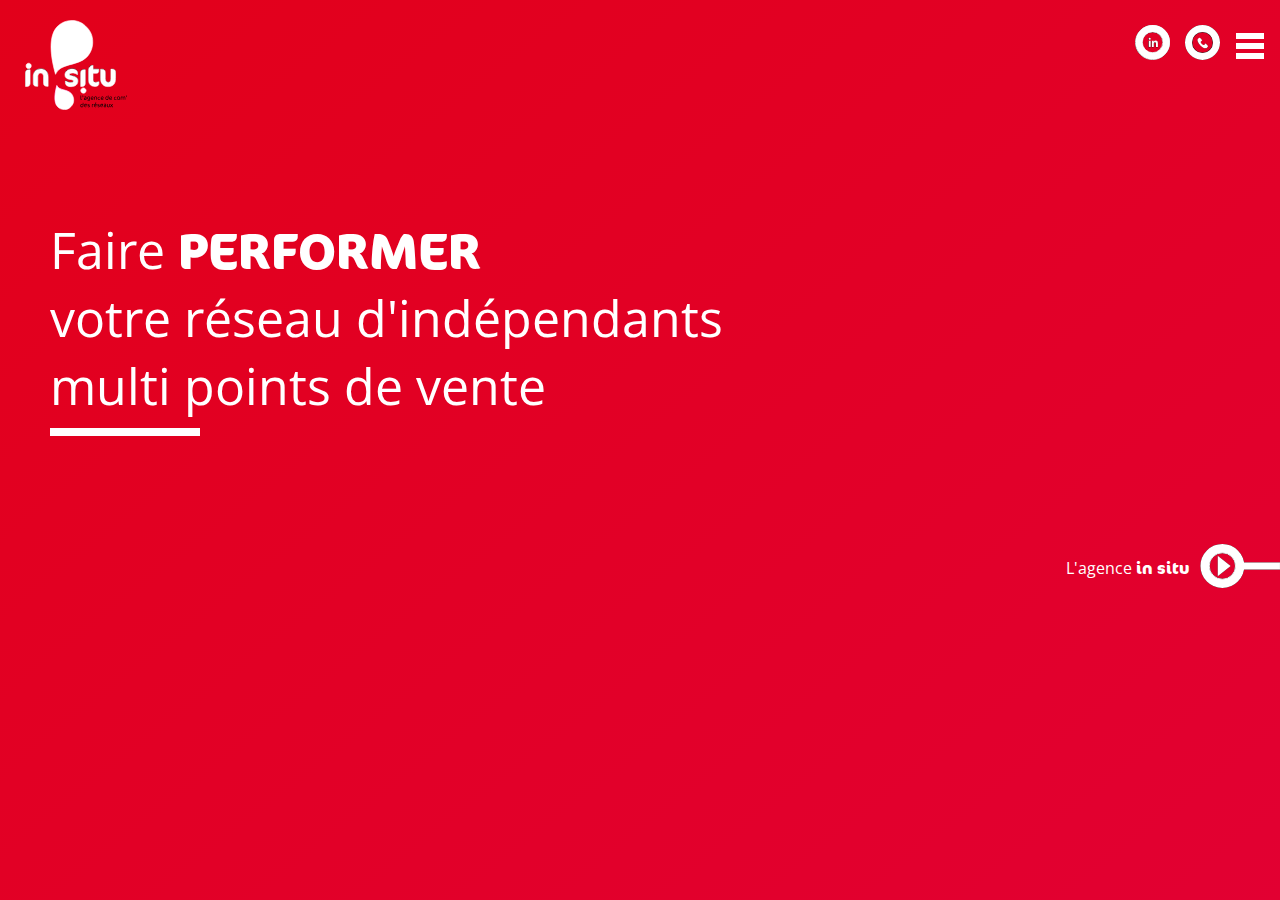
<file: index.html>
<!doctype html>
<html lang="fr">
  <head>
    <meta charset="utf-8">
    <meta name="viewport" content="width=device-width, initial-scale=1, shrink-to-fit=no">
    <link href="https://fonts.googleapis.com/css2?family=Open+Sans:wght@300;400;600;700&display=swap" rel="stylesheet">
    <title>In Situ</title>
    <link rel="stylesheet" href="style-home-scss.css">
  </head>
  <body>
    <section class="home">
      <nav class="navbar">
        <div class="logo_hover">
          <a href="index.html"><img class="logo" src="images/logo-agence-insitu-blanc.svg" alt="logo blanc"></a>
        </div>
        <div class="menu-navbar">
          <div class="logo-navbar">
            <div class="linkedin">
              <a href="https://fr.linkedin.com/" target="_blank"><img src="images/ico_linkedin.svg" alt="linkedin"></a>
            </div>
            <div class="icone_telephone">
              <a href="contact.html"><img src="images/ico_tel.svg" alt="telephone"></a>
            </div>
          </div>
          <div class="menu-wrap">
            <input type="checkbox" class="toggler">
            <div class="burger">
              <div>
              </div>
            </div>
            <div class="menu">
              <div>
                <div>
                  <ul>
                    <li><a href="insitu.html">InSitu</a></li>
                    <li><a href="methode1.html">Notre méthode</a></li>
                    <li><a href="contact.html">Contact</a></li>
                    <li><a href="newsletter.html">Newsletter</a></li>
                  </ul>
                </div>
              </div>
            </div>
          </div>
        </div>
      </nav>
      <section class="content-home">
        <div class="text-principale">
          <h1>Faire <span class="tres_gras">PERFORMER </span><br>votre réseau d'indépendants<br> multi points de vente</h1>
          <hr>
        </div>
        <div class="text-footer">
          <p>L'agence <span class="tres_gras">in situ</span></p>
          <a href="insitu.html"><img src="images/icon_arrow_white.svg" alt="icone fleche"></a>
        </div>
      </section>
    </section>
  </body>
</html>
</file>
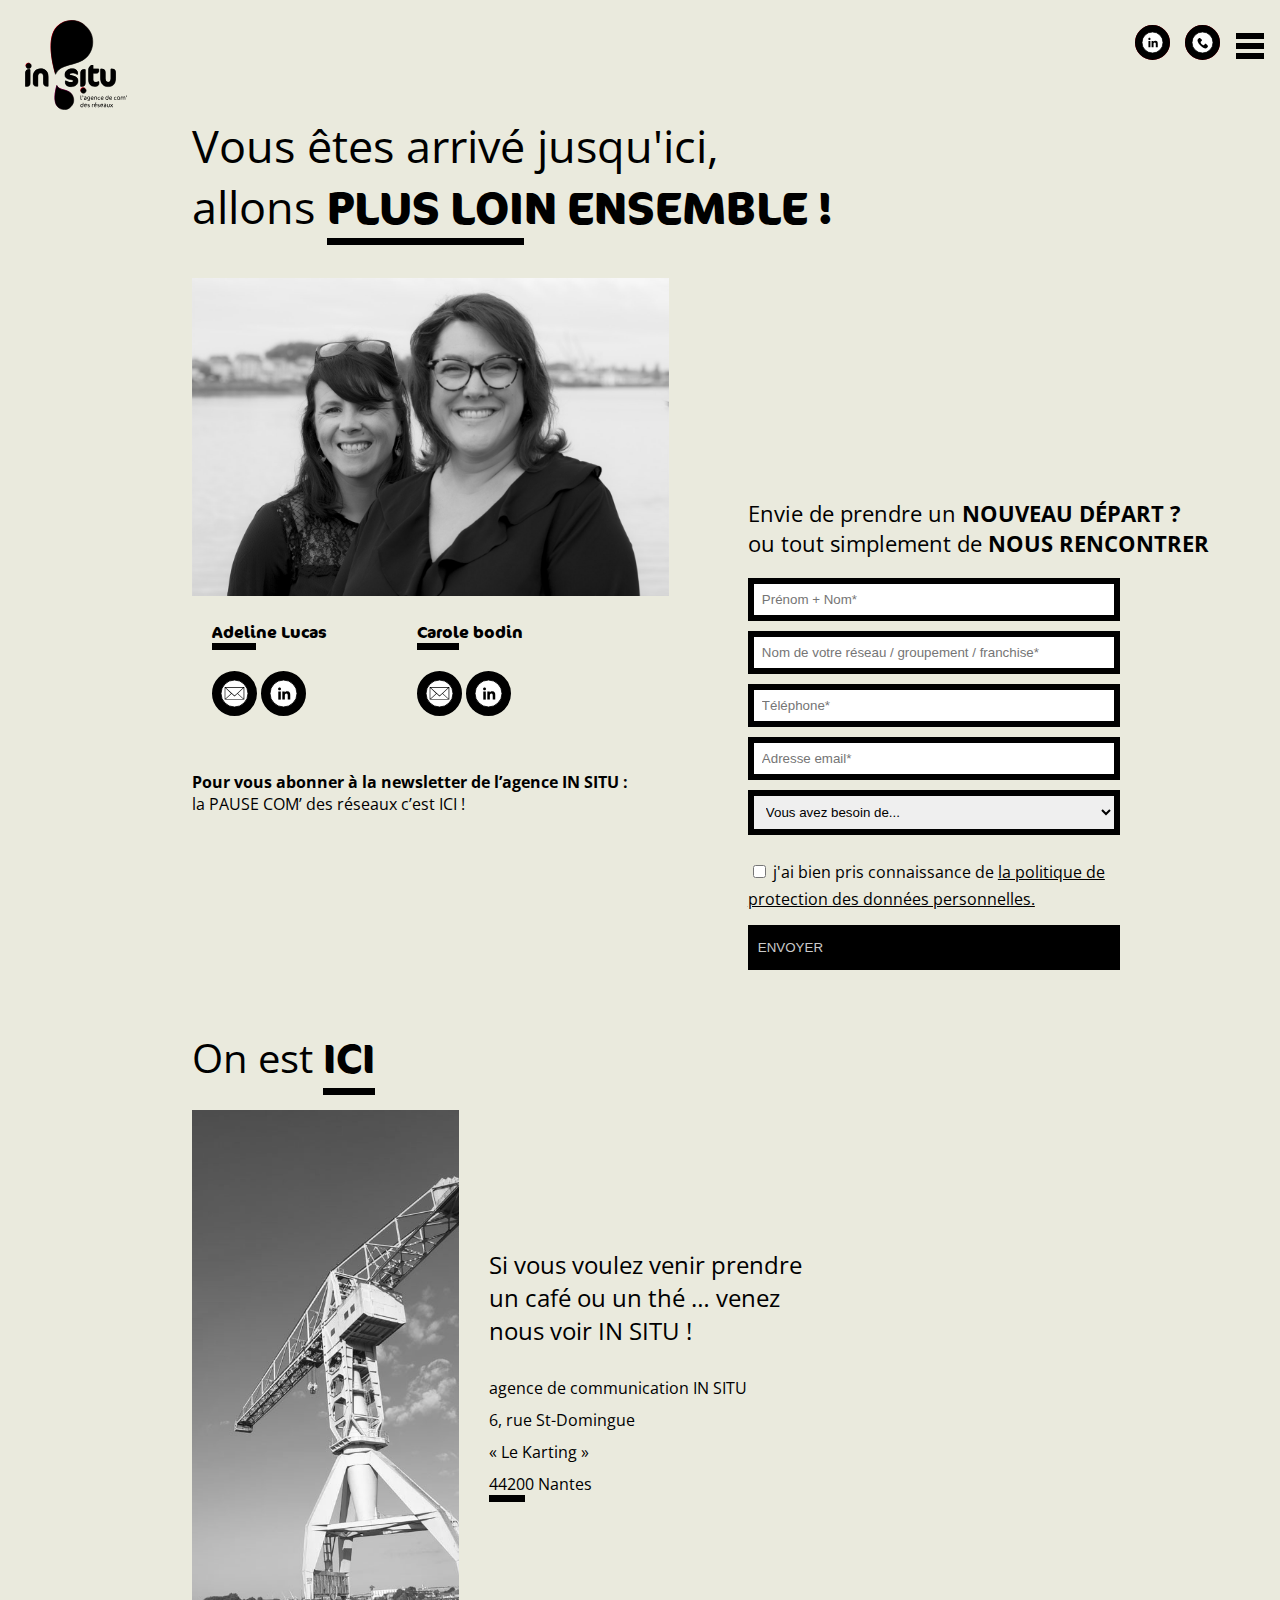
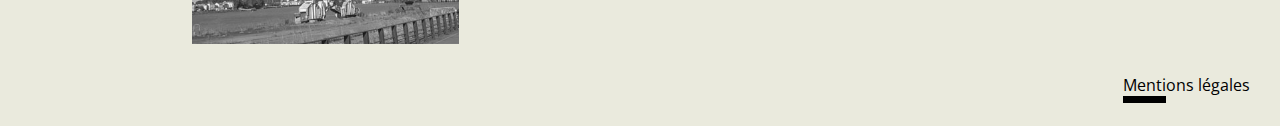
<file: contact.html>
<!doctype html>
<html lang="fr">
  <head>
    <meta charset="utf-8">
    <meta name="viewport" content="width=device-width, initial-scale=1, shrink-to-fit=no">
    <link href="https://fonts.googleapis.com/css2?family=Open+Sans:wght@300;400;600;700&display=swap" rel="stylesheet">
    <title>In Situ</title>
    <link rel="stylesheet" href="style-contact-scss.css">
  </head>
  <body>
    <section class="contact">
      <nav class="navbar">
        <div class="logo_hover">
          <a href="index.html"><img class="logo" src="images/logo-agence-insitu-black.svg" alt="logo black"></a>
        </div>
        <div class="menu-navbar">
          <div class="logo-navbar">
            <div class="linkedin_red">
              <a href="https://fr.linkedin.com/" target="_blank"><img src="images/ico_linkedin_black.svg" alt="linkedin"></a>
            </div>
            <div class="icone_telephone_red">
              <a href="contact.html"><img src="images/ico_tel_black.svg" alt="telephone"></a>
            </div>
          </div>
          <div class="menu-wrap">
            <input type="checkbox" class="toggler">
            <div class="burger">
              <div>
              </div>
            </div>
            <div class="menu">
              <div>
                <div>
                  <ul>
                    <li><a href="insitu.html">InSitu</a></li>
                    <li><a href="methode1.html">Notre méthode</a></li>
                    <li><a href="contact.html">Contact</a></li>
                    <li><a href="newsletter.html">Newsletter</a></li>
                  </ul>
                </div>
              </div>
            </div>
          </div>
        </div>
      </nav>
      <h1>Vous êtes arrivé jusqu'ici, <br>allons <span class="tres_gras underline">PLUS LOI</span><span class="tres_gras">N ENSEMBLE !</span></h1>
      <section class="contact_content">
        <div class="contact_left">
          <img src="images/membres.jpg" alt="membres">
          <div class="infos_membres">
            <div class="info_membre">
              <p><span class="tres_gras underline">Adeli</span><span class="tres_gras">ne Lucas</span></p>
              <div class="icones-ligne">
                <a href="mailto:adeline@agence-in-situ.com"><img src="images/ico_mail.svg" alt="mail"></a>
                <a href="https://fr.linkedin.com/" target="_blank"><img src="images/ico_linkedin_black.svg" alt="linkedin"></a>
              </div>
            </div>
            <div class="info_membre">
              <p><span class="tres_gras underline">Carol</span><span class="tres_gras">e bodin</span></p>
              <div class="icones-ligne">
                <a href="mailto:carole@agence-in-situ.com"><img src="images/ico_mail.svg" alt="mail"></a>
                <a href="https://fr.linkedin.com/" target="_blank"><img src="images/ico_linkedin_black.svg" alt="linkedin"></a>
              </div>
            </div>
          </div>
          <div class="infos_localisation">
            <p><span class="open-sans-bold">Pour vous abonner à la newsletter de l’agence IN SITU :</span><br> la PAUSE COM’ des réseaux c’est ICI !</p>
            <h3>On est <span class="gras_souligne">ICI</span></h3>
            <div class="localisation">
              <img src="images/grue.jpg" alt="grue">
              <div class="text_localisation">
                <h4>Si vous voulez venir prendre un café ou un thé … venez nous voir IN SITU !</h4>
                <p>agence de communication IN SITU</p>
                <p>6, rue St-Domingue</p>
                <p>« Le Karting »</p>
                <p><span class="underline">4420</span>0 Nantes</p>
              </div>
            </div>
          </div>
        </div>
        <div class="contact_right">
          <p>Envie de prendre un <span class="open-sans-bold">NOUVEAU DÉPART ?</span><br> ou tout simplement de <span class="open-sans-bold">NOUS RENCONTRER</span></p>
          <form>
            <div class="form_contact">
              <input type="text" placeholder="Prénom + Nom*" name="nom">
              <input type="text" placeholder="Nom de votre réseau / groupement / franchise*" name="franchise">
              <input type="tel" placeholder="Téléphone*" name="telephone">
              <input type="email" placeholder="Adresse email*" name="user_email">

              <select name="pets" id="pet-select">
                  <option value="">Vous avez besoin de...</option>
                  <option value="renseignement">Renseignements</option>
                  <option value="aide">D'aide</option>
                  <option value="Autre">Autre</option>
              </select>
              <label class="checkbox_contact">
                <input type="checkbox" required value="rgpd" name="rgpd"> j'ai bien pris connaissance de <a href="mentions_legale.html">la politique de<br> protection des données personnelles.</a>
              </label>
              <div class="button_contact">
                <button type="submit">ENVOYER</button>
              </div>
            </div>
          </form>
        </div>
      </section>
      <div class="text-footer">
        <a href="mentions_legale.html"><span class="underline">Menti</span>ons légales</a>
      </div>
    </section>
  </body>
</html>
</file>
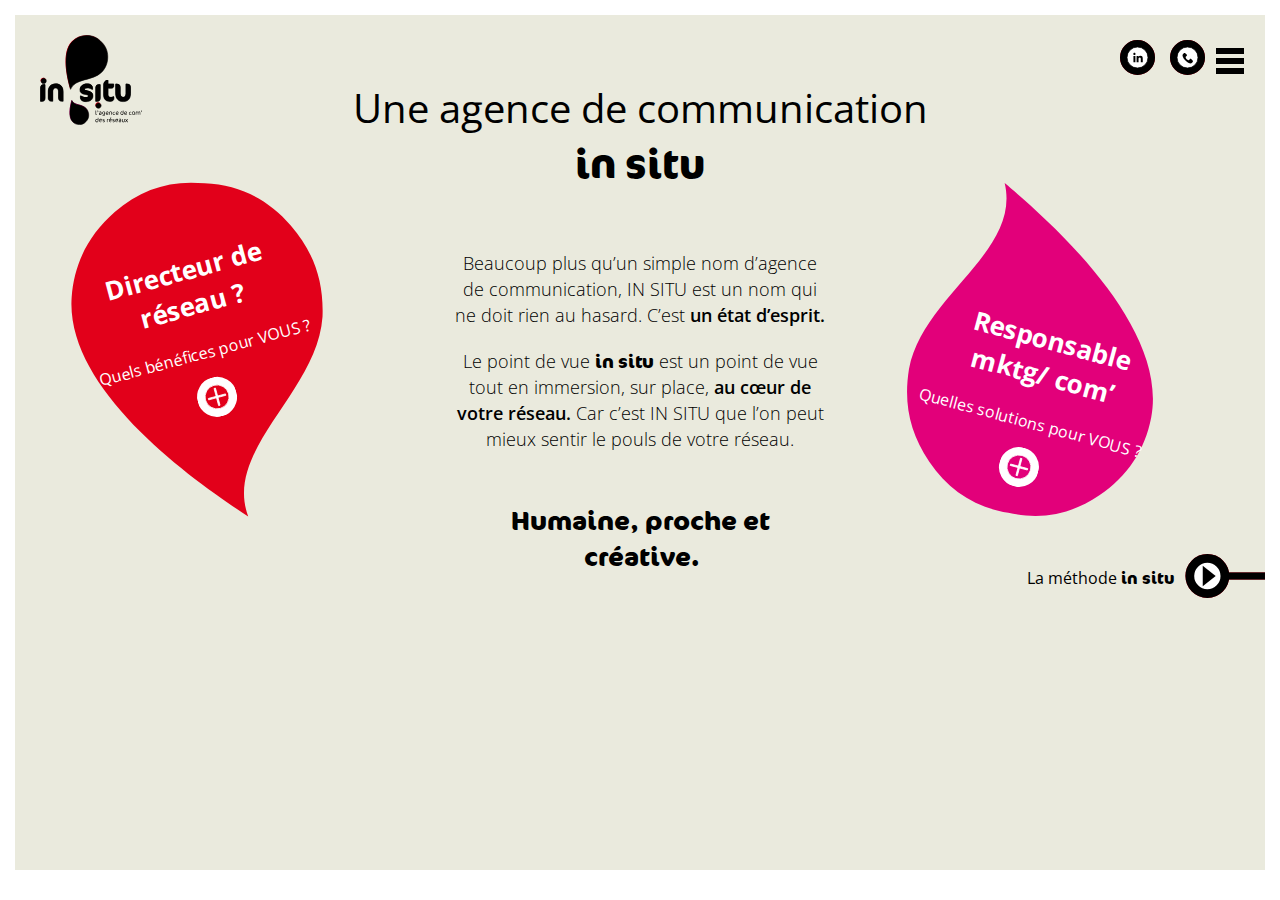
<file: insitu.html>
<!doctype html>
<html lang="fr">
  <head>
    <meta charset="utf-8">
    <meta name="viewport" content="width=device-width, initial-scale=1, shrink-to-fit=no">
    <link href="https://fonts.googleapis.com/css2?family=Open+Sans:wght@300;400;600;700&display=swap" rel="stylesheet">
    <title>In Situ</title>
    <link rel="stylesheet" href="style-insitu-scss.css">
  </head>
  <body>
    <section class="insitu">
      <nav class="navbar">
        <div class="logo_hover">
          <a href="index.html"><img class="logo" src="images/logo-agence-insitu-black.svg" alt="logo black"></a>
        </div>
        <div class="menu-navbar">
          <div class="logo-navbar">
            <div class="linkedin_red">
              <a href="https://fr.linkedin.com/" target="_blank"><img src="images/ico_linkedin_black.svg" alt="linkedin"></a>
            </div>
            <div class="icone_telephone_red">
              <a href="contact.html"><img src="images/ico_tel_black.svg" alt="telephone"></a>
            </div>
          </div>
          <div class="menu-wrap">
            <input type="checkbox" class="toggler">
            <div class="burger">
              <div>
              </div>
            </div>
            <div class="menu">
              <div>
                <div>
                  <ul>
                    <li><a href="insitu.html">InSitu</a></li>
                    <li><a href="methode1.html">Notre méthode</a></li>
                    <li><a href="contact.html">Contact</a></li>
                    <li><a href="newsletter.html">Newsletter</a></li>
                  </ul>
                </div>
              </div>
            </div>
          </div>
        </div>
      </nav>
      <section class="insitu_content">
        <div class="bulle1">
          <div class="bulle1_fond">
            <img src="images/bulle_red.svg" alt="fond rond rouge">
          </div>
          <div class="bulle1_text">
            <h3>Directeur de <br>réseau ?</h3>
            <p>Quels bénéfices pour VOUS ?</p>
            <a href="insitu_popup1.html"><img src="images/ico_arrow1.svg" alt="icone fleche"></a>
          </div>
        </div>
        <div class="insitu_text">
          <h1>Une agence de communication <span class="tres_gras">in situ</span></h1>
          <div class="insitu_smaller_text">
            <p class="open-sans-light">Beaucoup plus qu’un simple nom d’agence de communication, IN SITU est un nom qui ne doit rien au hasard. C’est <span class="open-sans">un état d’esprit. </span></p>
            <p class="open-sans-light">Le point de vue <span class="tres_gras">in situ</span> est un point de vue tout en immersion, sur place, <span class="open-sans">au cœur de votre réseau.</span> Car c’est IN SITU que l’on peut mieux sentir le pouls de votre réseau. </p>
            <h2><span class="tres_gras">Humaine, proche et créative.</span></h2>
          </div>
        </div>
        <div class="bulle2">
          <div class="bulle2_fond">
            <img src="images/bulle_pink.svg" alt="fond rond rose">
          </div>
          <div class="bulle2_text">
            <h3>Responsable <br>mktg/ com’</h3>
            <p>Quelles solutions pour VOUS ?</p>
            <a href="insitu_popup2.html"><img src="images/ico_arrow1.svg" alt="icone fleche"></a>
          </div>
        </div>
      </section>
      <div class="text-footer">
        <p>La méthode <span class="tres_gras">in situ</span></p>
        <a href="methode1.html"><img src="images/icon_arrow_black2.svg" alt="icone fleche"></a>
      </div>
    </section>
</body>
</html>
</file>
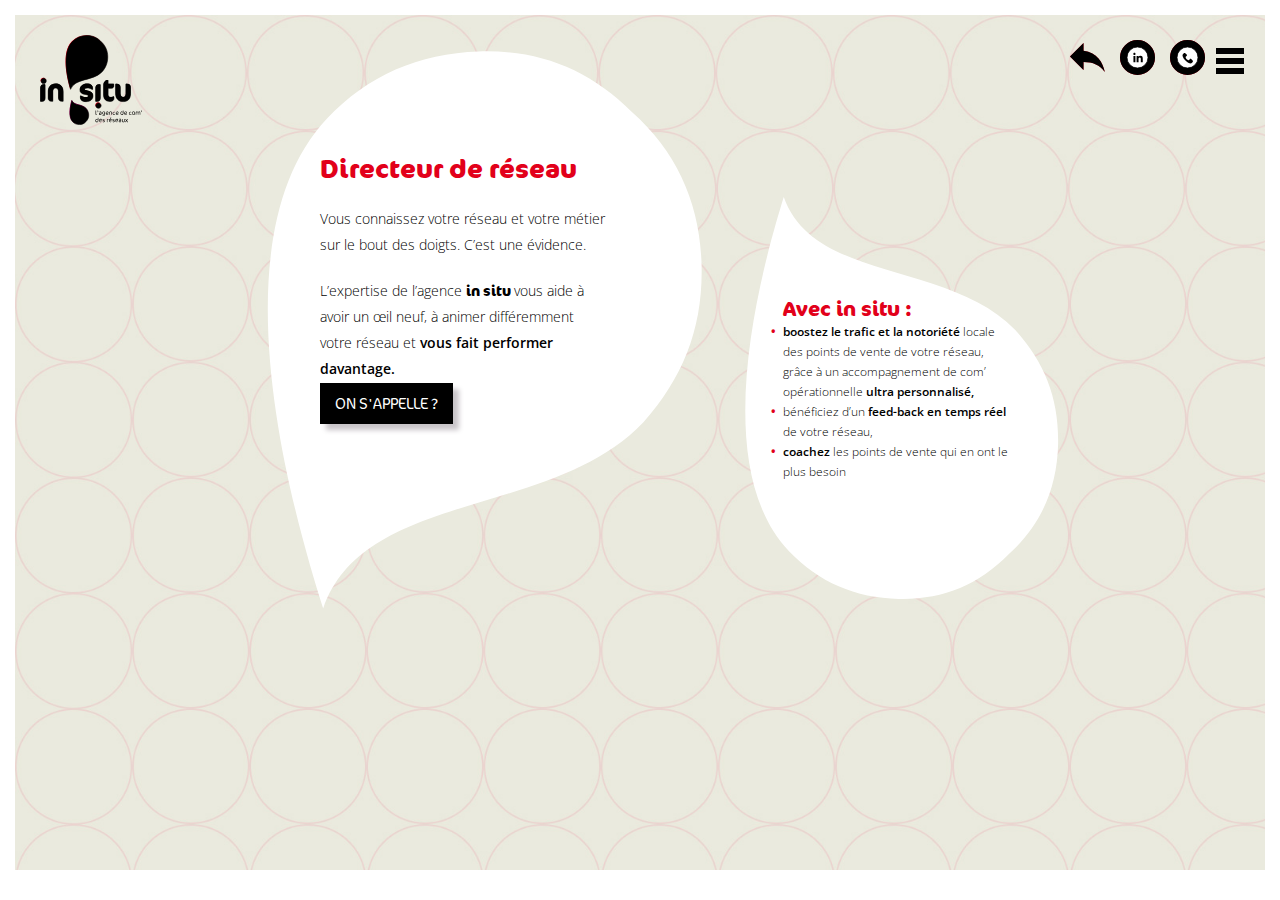
<file: insitu_popup1.html>
<!doctype html>
<html lang="fr">
  <head>
    <meta charset="utf-8">
    <meta name="viewport" content="width=device-width, initial-scale=1, shrink-to-fit=no">
    <link href="https://fonts.googleapis.com/css2?family=Open+Sans:wght@300;400;600;700&display=swap" rel="stylesheet">
    <title>In Situ</title>
    <link rel="stylesheet" href="style-insitu_popup-scss.css">
  </head>
  <body>
    <section class="popup">
      <nav class="navbar">
        <div class="logo_hover">
          <a href="index.html"><img class="logo" src="images/logo-agence-insitu-black.svg" alt="logo black"></a>
        </div>
        <div class="menu-navbar">
          <div class="logo-navbar">
            <div class="arrow_return">
              <a href="insitu.html"><img src="images/arrow_return_black.svg" alt="fleche retour"></a>
            </div>
            <div class="linkedin_red">
              <a href="https://fr.linkedin.com/" target="_blank"><img src="images/ico_linkedin_black.svg" alt="linkedin"></a>
            </div>
            <div class="icone_telephone_red">
              <a href="contact.html"><img src="images/ico_tel_black.svg" alt="telephone"></a>
            </div>
          </div>
          <div class="menu-wrap">
            <input type="checkbox" class="toggler">
            <div class="burger">
              <div>
              </div>
            </div>
            <div class="menu">
              <div>
                <div>
                  <ul>
                    <li><a href="insitu.html">InSitu</a></li>
                    <li><a href="methode1.html">Notre méthode</a></li>
                    <li><a href="contact.html">Contact</a></li>
                    <li><a href="newsletter.html">Newsletter</a></li>
                  </ul>
                </div>
              </div>
            </div>
          </div>
        </div>
      </nav>
        <div class="part2_popup">
          <div class="bulle_blc_1">
            <div class="bulle_blc_1_fond">
              <img src="images/bulle_white1.svg" alt="fond rond blanc1">
            </div>
            <div class="bulle_blc_1_text">
              <h3 class="tres_gras">Directeur de réseau</h3>
              <p class="open-sans-light">Vous connaissez votre réseau et votre métier<br> sur le bout des doigts. C’est une évidence.</p>
              <p class="open-sans-light">L’expertise de l’agence <span class="tres_gras">in situ </span>vous aide à<br>
                avoir un œil neuf, à animer différemment<br>
                votre réseau et <span class="open-sans">vous fait performer<br>
                davantage.</span></p>
              <a href="contact.html" class="regular">ON S'APPELLE ?</a>
            </div>
          </div>
          <div class="bulle_blc_2">
            <div class="bulle_blc_2_fond">
              <img src="images/bulle_white2.svg" alt="fond rond blanc2">
            </div>
            <div class="bulle_blc_2_text">
              <h3 class="tres_gras">Avec in situ :</h3>
              <ul>
                <li class="open-sans-light"><span class="open-sans">boostez le trafic et la notoriété</span> locale des
                  points de vente de votre réseau, grâce à un
                  accompagnement de com’ opérationnelle
                  <span class="open-sans">ultra personnalisé,</span></li>
                <li class="open-sans-light">bénéficiez d’un <span class="open-sans">feed-back en temps réel</span> de
                  votre réseau,</li>
                <li class="open-sans-light"><span class="open-sans">coachez </span>les points de vente qui en ont
                  le plus besoin</li>
              </ul>
            </div>
          </div>
        </div>
      </div>

    </section>
  </body>
</html>
</file>
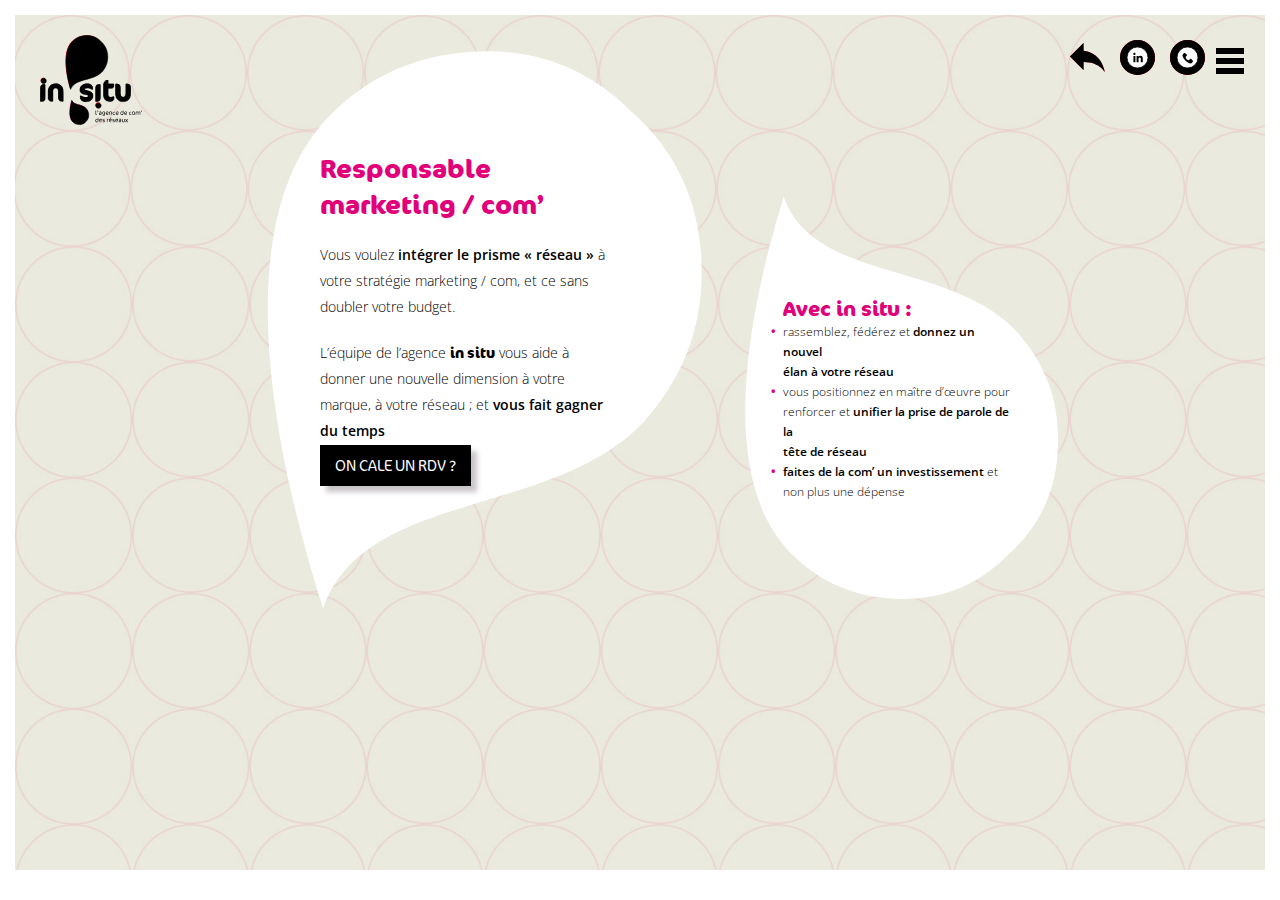
<file: insitu_popup2.html>
<!doctype html>
<html lang="fr">
  <head>
    <meta charset="utf-8">
    <meta name="viewport" content="width=device-width, initial-scale=1, shrink-to-fit=no">
    <link href="https://fonts.googleapis.com/css2?family=Open+Sans:wght@300;400;600;700&display=swap" rel="stylesheet">
    <title>In Situ</title>
    <link rel="stylesheet" href="style-insitu_popup-scss.css">
  </head>
  <body>
    <section class="popup">
      <nav class="navbar">
        <div class="logo_hover">
          <a href="index.html"><img class="logo" src="images/logo-agence-insitu-black.svg" alt="logo black"></a>
        </div>
        <div class="menu-navbar">
          <div class="logo-navbar">
            <div class="arrow_return">
              <a href="insitu.html"><img src="images/arrow_return_black.svg" alt="fleche retour"></a>
            </div>
            <div class="linkedin_red">
              <a href="https://fr.linkedin.com/" target="_blank"><img src="images/ico_linkedin_black.svg" alt="linkedin"></a>
            </div>
            <div class="icone_telephone_red">
              <a href="contact.html"><img src="images/ico_tel_black.svg" alt="telephone"></a>
            </div>
          </div>
          <div class="menu-wrap">
            <input type="checkbox" class="toggler">
            <div class="burger">
              <div>
              </div>
            </div>
            <div class="menu">
              <div>
                <div>
                  <ul>
                    <li><a href="insitu.html">InSitu</a></li>
                    <li><a href="methode1.html">Notre méthode</a></li>
                    <li><a href="contact.html">Contact</a></li>
                    <li><a href="newsletter.html">Newsletter</a></li>
                  </ul>
                </div>
              </div>
            </div>
          </div>
        </div>
      </nav>

        <div class="part2_popup">
          <div class="bulle_blc_1">
            <div class="bulle_blc_1_fond">
              <img src="images/bulle_white1.svg" alt="fond rond blanc1">
            </div>
            <div class="bulle_blc_1_text pink">
              <h3 class="tres_gras pink">Responsable <br>marketing / com’ </h3>
              <p class="open-sans-light">Vous voulez <span class="open-sans">intégrer le prisme « réseau »</span> à<br> votre stratégie marketing / com, et ce sans <br>doubler votre budget.</p>
              <p class="open-sans-light">L’équipe de l’agence <span class="tres_gras">in situ</span> vous aide à <br>
                donner une nouvelle dimension à votre <br>
                marque, à votre réseau ; et <span class="open-sans"> vous fait gagner<br>
                du temps</span></p>
              <a href="contact.html" class="regular">ON CALE UN RDV ?</a>
            </div>
          </div>
          <div class="bulle_blc_2">
            <div class="bulle_blc_2_fond">
              <img src="images/bulle_white2.svg" alt="fond rond blanc2">
            </div>
            <div class="bulle_blc_2_text pink">
              <h3 class="tres_gras">Avec in situ :</h3>
              <ul>
                <li class="open-sans-light">rassemblez, fédérez et <span class="open-sans">donnez un nouvel<br> élan à votre réseau</span></li>
                <li class="open-sans-light">vous positionnez en maître d’œuvre pour<br> renforcer et <span class="open-sans">unifier la prise de parole de la<br> tête de réseau</span></li>
                <li class="open-sans-light"><span class="open-sans">faites de la com’ un investissement </span> et non plus une dépense</li>
              </ul>
            </div>
          </div>
        </div>
      </div>

    </section>
  </body>
</html>
</file>
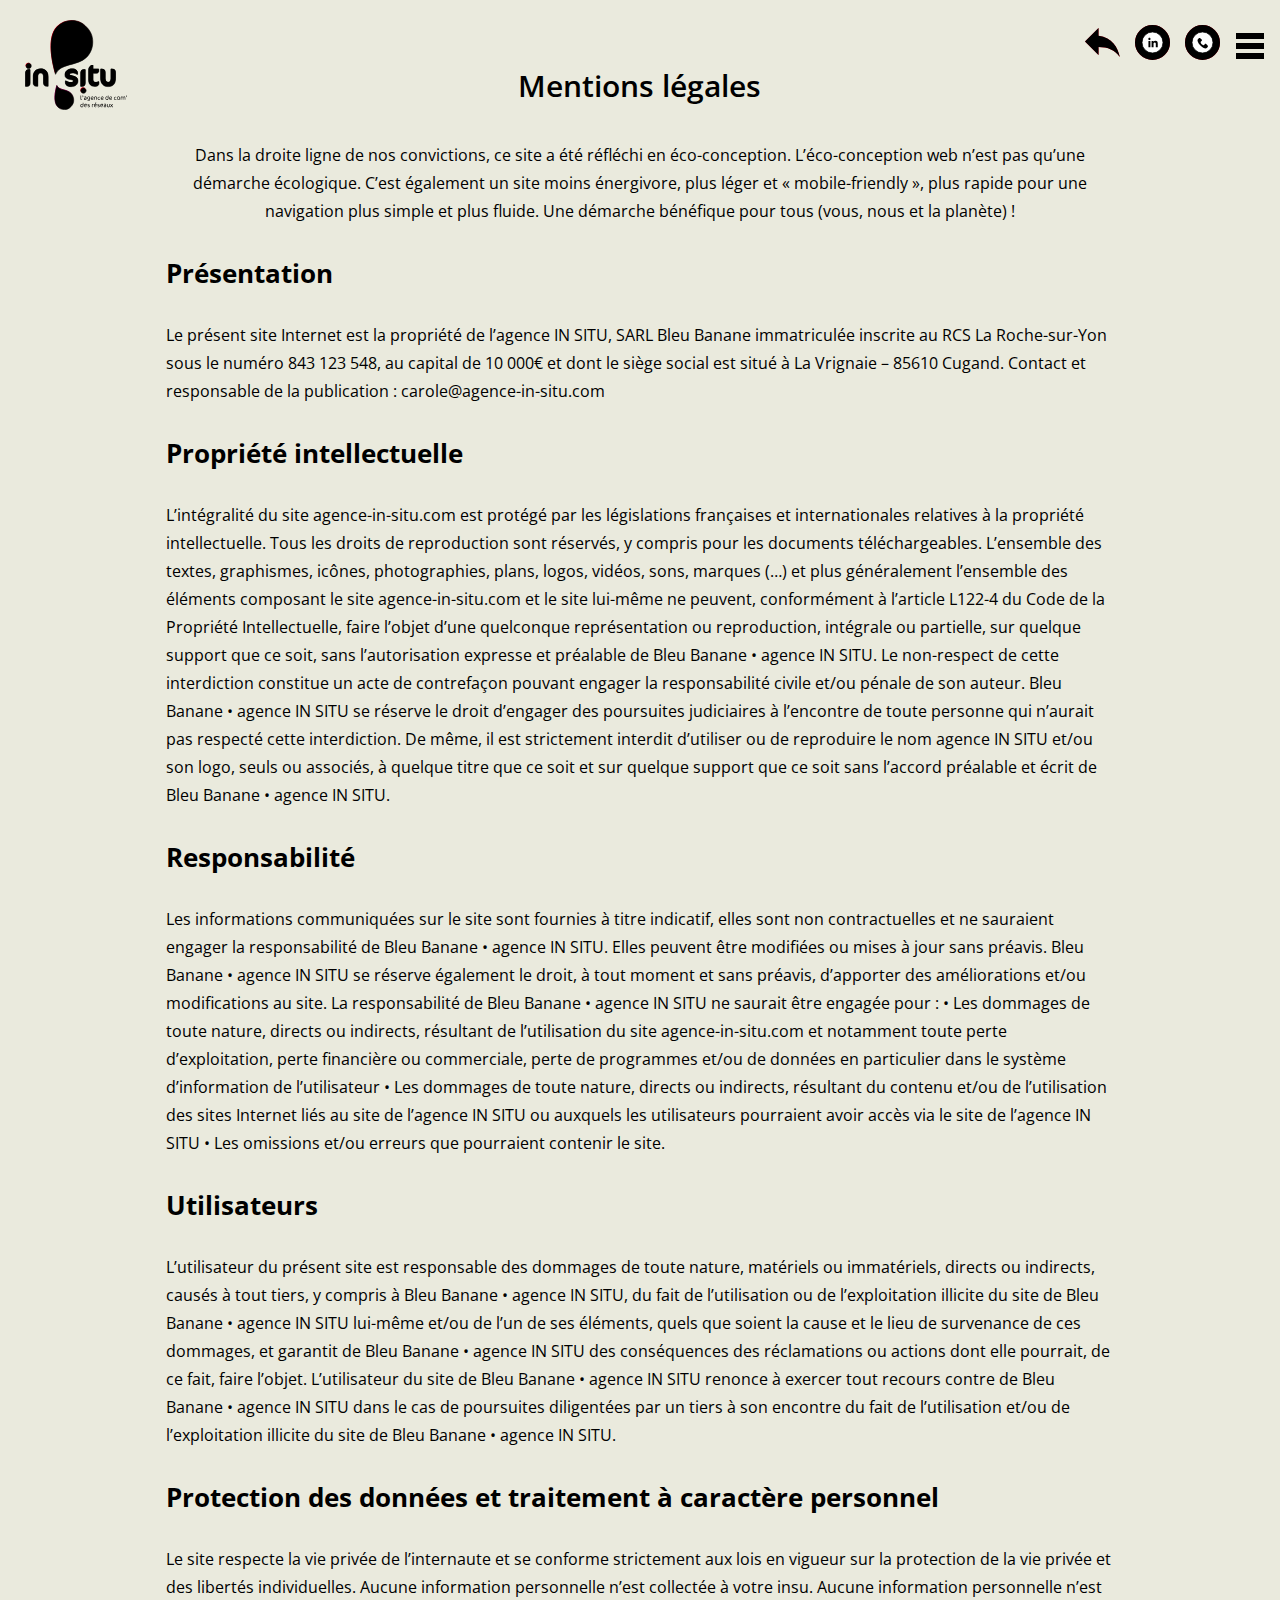
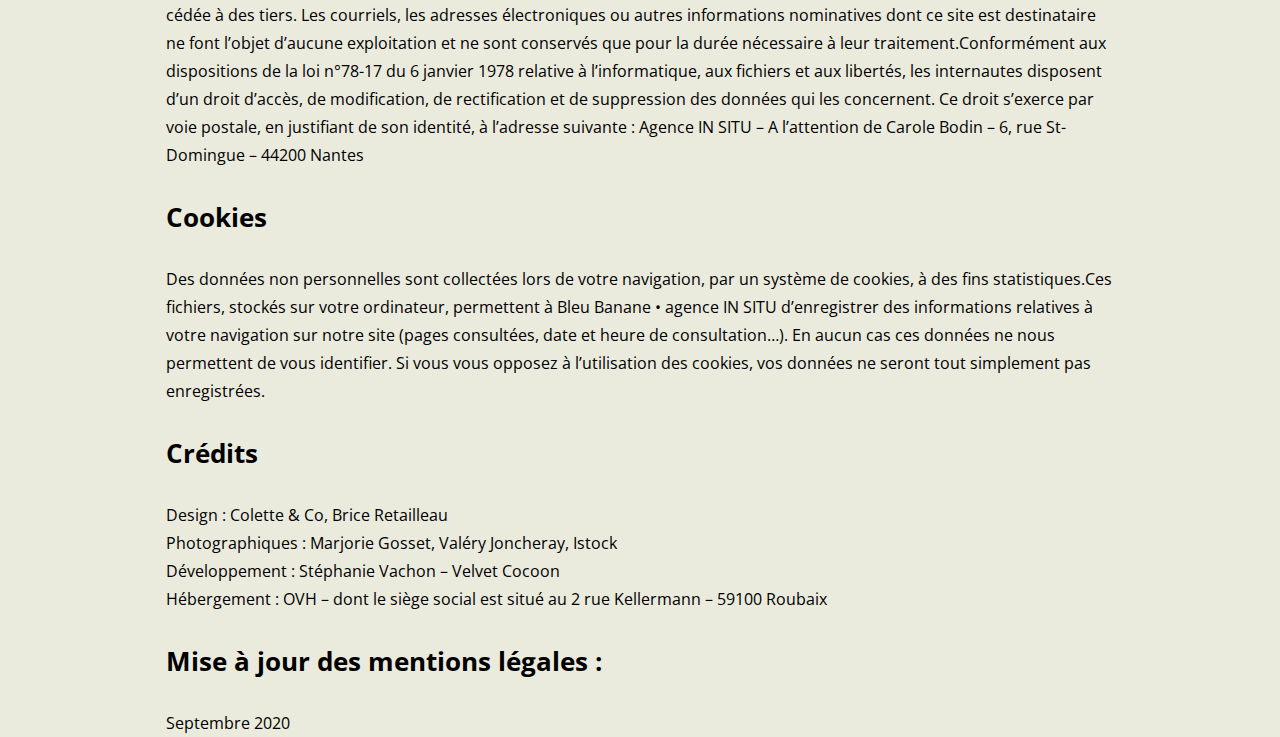
<file: mentions_legale.html>
<!doctype html>
<html lang="fr">
  <head>
    <meta charset="utf-8">
    <meta name="viewport" content="width=device-width, initial-scale=1, shrink-to-fit=no">
    <link href="https://fonts.googleapis.com/css2?family=Open+Sans:wght@300;400;600;700&display=swap" rel="stylesheet">
    <title>In Situ</title>
    <link rel="stylesheet" href="style-mentions-scss.css">
  </head>
  <body>
    <section class="mentions">
      <nav class="navbar">
        <div class="logo_hover">
          <a href="index.html"><img class="logo" src="images/logo-agence-insitu-black.svg" alt="logo black"></a>
        </div>
        <div class="menu-navbar">
          <div class="logo-navbar">
            <div class="arrow_return">
              <a href="contact.html"><img src="images/arrow_return_black.svg" alt="fleche retour"></a>
            </div>
            <div class="linkedin_red">
              <a href="https://fr.linkedin.com/" target="_blank"><img src="images/ico_linkedin_black.svg" alt="linkedin"></a>
            </div>
            <div class="icone_telephone_red">
              <a href="contact.html"><img src="images/ico_tel_black.svg" alt="telephone"></a>
            </div>
          </div>
          <div class="menu-wrap">
            <input type="checkbox" class="toggler">
            <div class="burger">
              <div>
              </div>
            </div>
            <div class="menu">
              <div>
                <div>
                  <ul>
                    <li><a href="insitu.html">InSitu</a></li>
                    <li><a href="methode1.html">Notre méthode</a></li>
                    <li><a href="contact.html">Contact</a></li>
                    <li><a href="newsletter.html">Newsletter</a></li>
                  </ul>
                </div>
              </div>
            </div>
          </div>
        </div>
      </nav>
        <section class="content-mentions">
            <h2>Mentions légales</h2>
            <h4>Dans la droite ligne de nos convictions, ce site a été réfléchi en éco-conception.
            L’éco-conception web n’est pas qu’une démarche écologique. C’est également un site moins énergivore, plus léger et « mobile-friendly », plus rapide pour une navigation plus simple et plus fluide.
            Une démarche bénéfique pour tous (vous, nous et la planète) !</h4>
            <h3>Présentation</h3>
            <p>Le présent site Internet est la propriété de l’agence IN SITU, SARL Bleu Banane immatriculée inscrite au RCS La Roche-sur-Yon sous le numéro 843 123 548, au capital de 10 000€ et dont le siège social est situé à La Vrignaie – 85610 Cugand.
                Contact et responsable de la publication : carole@agence-in-situ.com</p>
            <h3>Propriété intellectuelle</h3> 
            <p>L’intégralité du site agence-in-situ.com est protégé par les législations françaises et internationales relatives à la propriété intellectuelle. Tous les droits de reproduction sont réservés, y compris pour les documents téléchargeables. L’ensemble des textes, graphismes, icônes, photographies, plans, logos, vidéos, sons, marques (…) et plus généralement l’ensemble des éléments composant le site agence-in-situ.com et le site lui-même ne peuvent, conformément à l’article L122-4 du Code de la Propriété Intellectuelle, faire l’objet d’une quelconque représentation ou reproduction, intégrale ou partielle, sur quelque support que ce soit, sans l’autorisation expresse et préalable de Bleu Banane • agence IN SITU. Le non-respect de cette interdiction constitue un acte de contrefaçon pouvant engager la responsabilité civile et/ou pénale de son auteur. Bleu Banane • agence IN SITU se réserve le droit d’engager des poursuites judiciaires à l’encontre de toute personne qui n’aurait pas respecté cette interdiction. De même, il est strictement interdit d’utiliser ou de reproduire le nom agence IN SITU et/ou son logo, seuls ou associés, à quelque titre que ce soit et sur quelque support que ce soit sans l’accord préalable et écrit de Bleu Banane • agence IN SITU.</p>
            <h3>Responsabilité</h3> 
            <p>Les informations communiquées sur le site sont fournies à titre indicatif, elles sont non contractuelles et ne sauraient engager la responsabilité de Bleu Banane • agence IN SITU. Elles peuvent être modifiées ou mises à jour sans préavis. Bleu Banane • agence IN SITU se réserve également le droit, à tout moment et sans préavis, d’apporter des améliorations et/ou modifications au site. La responsabilité de Bleu Banane • agence IN SITU ne saurait être engagée pour : • Les dommages de toute nature, directs ou indirects, résultant de l’utilisation du site agence-in-situ.com et notamment toute perte d’exploitation, perte financière ou commerciale, perte de programmes et/ou de données en particulier dans le système d’information de l’utilisateur • Les dommages de toute nature, directs ou indirects, résultant du contenu et/ou de l’utilisation des sites Internet liés au site de l’agence IN SITU ou auxquels les utilisateurs pourraient avoir accès via le site de l’agence IN SITU • Les omissions et/ou erreurs que pourraient contenir le site.</p> 
            <h3>Utilisateurs</h3>  
            <p>L’utilisateur du présent site est responsable des dommages de toute nature, matériels ou immatériels, directs ou indirects, causés à tout tiers, y compris à Bleu Banane • agence IN SITU, du fait de l’utilisation ou de l’exploitation illicite du site de Bleu Banane • agence IN SITU lui-même et/ou de l’un de ses éléments, quels que soient la cause et le lieu de survenance de ces dommages, et garantit de Bleu Banane • agence IN SITU des conséquences des réclamations ou actions dont elle pourrait, de ce fait, faire l’objet. L’utilisateur du site de Bleu Banane • agence IN SITU renonce à exercer tout recours contre de Bleu Banane • agence IN SITU dans le cas de poursuites diligentées par un tiers à son encontre du fait de l’utilisation et/ou de l’exploitation illicite du site de Bleu Banane • agence IN SITU.</p>
            <h3>Protection des données et traitement à caractère personnel</h3> 
            <p>Le site respecte la vie privée de l’internaute et se conforme strictement aux lois en vigueur sur la protection de la vie privée et des libertés individuelles. Aucune information personnelle n’est collectée à votre insu. Aucune information personnelle n’est cédée à des tiers. Les courriels, les adresses électroniques ou autres informations nominatives dont ce site est destinataire ne font l’objet d’aucune exploitation et ne sont conservés que pour la durée nécessaire à leur traitement.Conformément aux dispositions de la loi n°78-17 du 6 janvier 1978 relative à l’informatique, aux fichiers et aux libertés, les internautes disposent d’un droit d’accès, de modification, de rectification et de suppression des données qui les concernent. Ce droit s’exerce par voie postale, en justifiant de son identité, à l’adresse suivante :
                Agence IN SITU – A l’attention de Carole Bodin – 6, rue St-Domingue – 44200 Nantes</p> 
            <h3>Cookies</h3>  
            <p>Des données non personnelles sont collectées lors de votre navigation, par un système de cookies, à des fins statistiques.Ces fichiers, stockés sur votre ordinateur, permettent à Bleu Banane • agence IN SITU d’enregistrer des informations relatives à votre navigation sur notre site (pages consultées, date et heure de consultation…). En aucun cas ces données ne nous permettent de vous identifier.
                Si vous vous opposez à l’utilisation des cookies, vos données ne seront tout simplement pas enregistrées.</p>
            <h3>Crédits</h3> 
            <p>Design : Colette & Co, Brice Retailleau<br>
                Photographiques : Marjorie Gosset, Valéry Joncheray, Istock<br>
                Développement : Stéphanie Vachon – Velvet Cocoon<br>
                Hébergement : OVH – dont le siège social est situé au 2 rue Kellermann – 59100 Roubaix<br>
            </p>
            <h3>Mise à jour des mentions légales :</h3> 
            <p>Septembre 2020</p>
        </section>  
    </section>
  </body>
</html>
</file>
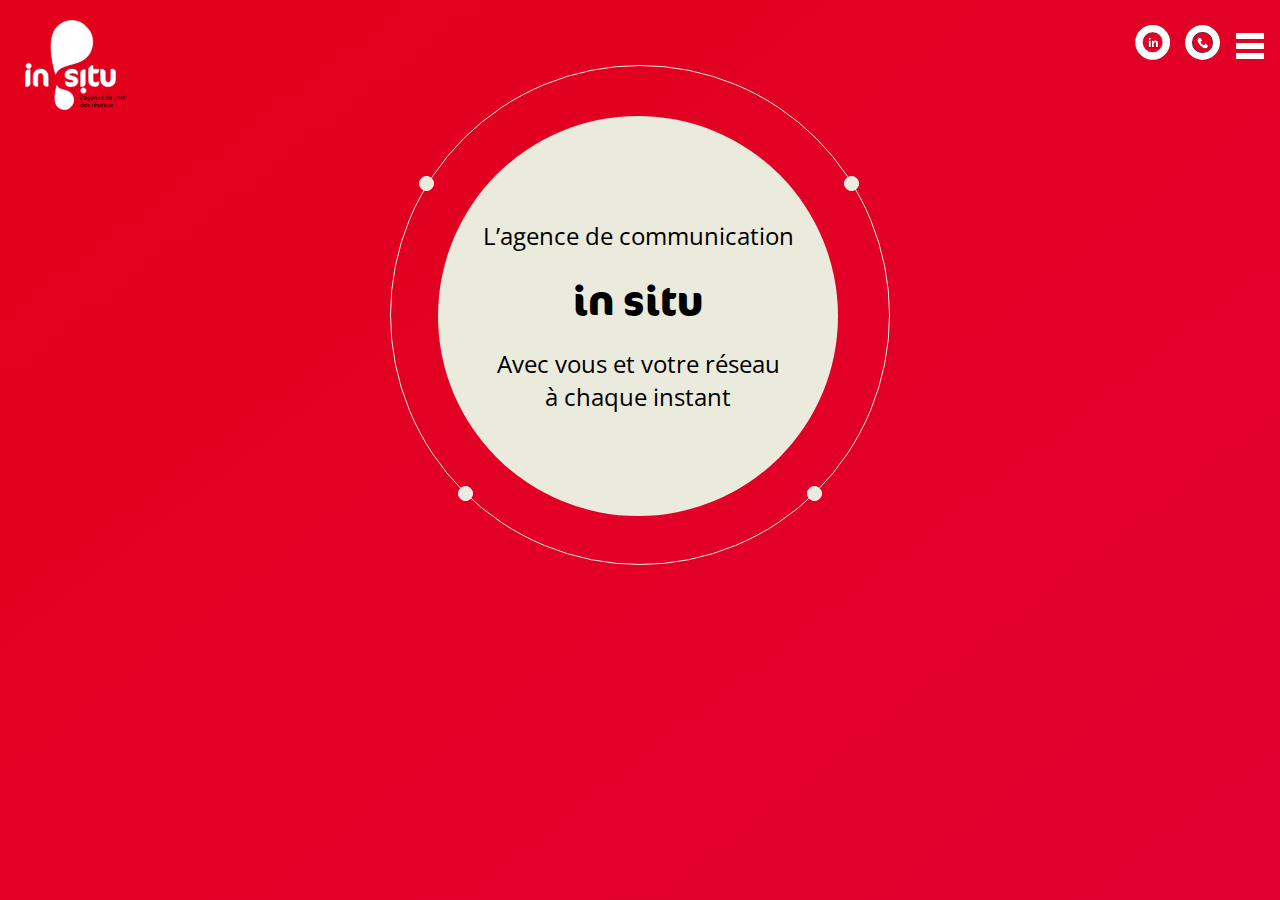
<file: methode1.html>
<!doctype html>
<html lang="fr">
  <head>
    <meta charset="utf-8">
    <meta name="viewport" content="width=device-width, initial-scale=1, shrink-to-fit=no">
    <link href="https://fonts.googleapis.com/css2?family=Open+Sans:wght@300;400;600;700&display=swap" rel="stylesheet">
    <title>In Situ</title>
    <link rel="stylesheet" href="style-methode-scss.css">
  </head>
  <body>
    <section class="home">
      <nav class="navbar">
        <div class="logo_hover">
          <a href="index.html"><img class="logo" src="images/logo-agence-insitu-blanc.svg" alt="logo blanc"></a>
        </div>
        <div class="menu-navbar">
          <div class="logo-navbar">
            <div class="linkedin">
              <a href="https://fr.linkedin.com/" target="_blank"><img src="images/ico_linkedin.svg" alt="linkedin"></a>
            </div>
            <div class="icone_telephone">
              <a href="contact.html"><img src="images/ico_tel.svg" alt="telephone"></a>
            </div>
          </div>
          <div class="menu-wrap">
            <input type="checkbox" class="toggler">
            <div class="burger">
              <div>
              </div>
            </div>
            <div class="menu">
              <div>
                <div>
                  <ul>
                    <li><a href="insitu.html">InSitu</a></li>
                    <li><a href="methode1.html">Notre méthode</a></li>
                    <li><a href="contact.html">Contact</a></li>
                    <li><a href="newsletter.html">Newsletter</a></li>
                  </ul>
                </div>
              </div>
            </div>
          </div>
        </div>
      </nav>
      <div class="content_methode">
        <div class="conteneur">
          <span class="point1"><a href="methode5.html"></a></span>
          <span class="point2"><a href="methode4.html"></a></span>
          <span class="point3"><a href="methode2.html"></a></span>
          <span class="point4"><a href="methode3.html"></a></span>
          <div class="fond-marron larger-text">
            <p>L’agence de communication</p>
            <h4 class="tres_gras">in situ</h4>
            <p>Avec vous et votre réseau<br> à chaque instant</p>
          </div>
        </div>
        <div class="conteneur-responsive">
          <div class="text-responsive">
            <p>IMMERSION</p>
            <a href="methode2.html"><img src="images/icon_arrow_white.svg" alt="icone fleche"></a>
          </div>
          <div class="text-responsive">
            <p>CAP À ATTEINDRE</p>
            <a href="methode3.html"><img src="images/icon_arrow_white.svg" alt="icone fleche"></a>
          </div>
          <div class="text-responsive">
            <p>TÊTE À TÊTE</p>
            <a href="methode4.html"><img src="images/icon_arrow_white.svg" alt="icone fleche"></a>
          </div>
          <div class="text-responsive">
            <p>TEAM DÉDIÉE</p>
            <a href="methode5.html"><img src="images/icon_arrow_white.svg" alt="icone fleche"></a>
          </div>
        </div>  

      </div>
    </section>
</body>
</html>
</file>
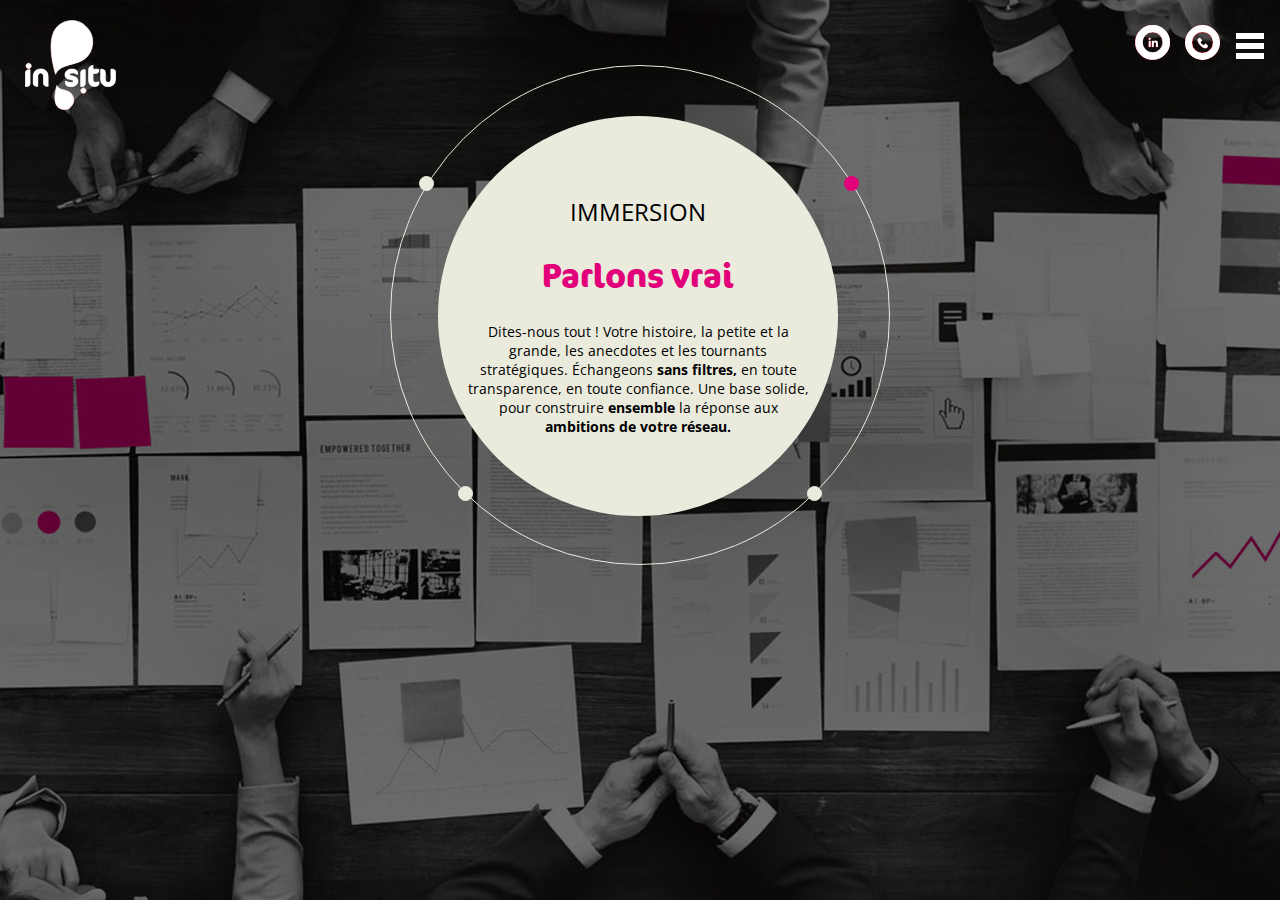
<file: methode2.html>
<!doctype html>
<html lang="fr">
  <head>
    <meta charset="utf-8">
    <meta name="viewport" content="width=device-width, initial-scale=1, shrink-to-fit=no">
    <link href="https://fonts.googleapis.com/css2?family=Open+Sans:wght@300;400;600;700&display=swap" rel="stylesheet">
    <title>In Situ</title>
    <link rel="stylesheet" href="style-methode-scss.css">
  </head>
  <body>
    <section class="methode2">
      <nav class="navbar">
        <div class="logo_hover">
          <a href="index.html"><img class="logo" src="images/logo-agence-insitu-blanc.svg" alt="logo blanc"></a>
        </div>
        <div class="menu-navbar">
          <div class="logo-navbar">
            <div class="linkedin_red">
              <a href="https://fr.linkedin.com/" target="_blank"><img src="images/ico_linkedin.svg" alt="linkedin"></a>
            </div>
            <div class="icone_telephone_red">
              <a href="contact.html"><img src="images/ico_tel.svg" alt="telephone"></a>
            </div>
          </div>
          <div class="menu-wrap">
            <input type="checkbox" class="toggler">
            <div class="burger">
              <div>
              </div>
            </div>
            <div class="menu">
              <div>
                <div>
                  <ul>
                    <li><a href="insitu.html">InSitu</a></li>
                    <li><a href="methode1.html">Notre méthode</a></li>
                    <li><a href="contact.html">Contact</a></li>
                    <li><a href="newsletter.html">Newsletter</a></li>
                  </ul>
                </div>
              </div>
            </div>
          </div>
        </div>
      </nav>
      <div class="content_methode">
        <div class="conteneur-rose">
          <span class="point1 hover-white"><a href="methode5.html"></a></span>
          <span class="point2 hover-white"><a href="methode4.html"></a></span>
          <span class="point3 hover-pink"><a href="methode2.html"></a></span>
          <span class="point4 hover-white"><a href="methode3.html"></a></span>
          <div class="fond-marron">
            <h4>IMMERSION</h4>
            <h3>Parlons vrai</h3>
            <p>Dites-nous tout ! Votre histoire, la petite et la<br> grande, les anecdotes et les tournants<br> stratégiques. Échangeons <span class="open-sans-bold">sans filtres, </span>en toute<br> transparence, en toute confiance. Une base solide,<br> pour construire <span class="open-sans-bold">ensemble </span>la réponse aux<br> <span class="open-sans-bold">ambitions de votre réseau.</span></p>
          </div>
        </div>

        <div class="conteneur-responsive">
          <div class="text-responsive">
            <p><span class="black-font">IMMERSION</span></p>
            <a href="methode2.html"><img src="images/icon_arrow_black.svg" alt="icone fleche"></a>
          </div>
          <div class="text-responsive">
            <p>CAP À ATTEINDRE</p>
            <a href="methode3.html"><img src="images/icon_arrow_white.svg" alt="icone fleche"></a>
          </div>
          <div class="text-responsive">
            <p>TÊTE À TÊTE</p>
            <a href="methode4.html"><img src="images/icon_arrow_white.svg" alt="icone fleche"></a>
          </div>
          <div class="text-responsive">
            <p>TEAM DÉDIÉE</p>
            <a href="methode.html"><img src="images/icon_arrow_white.svg" alt="icone fleche"></a>
          </div>
        </div>
        
      </div>
    </section>
</body>
</html>
</file>
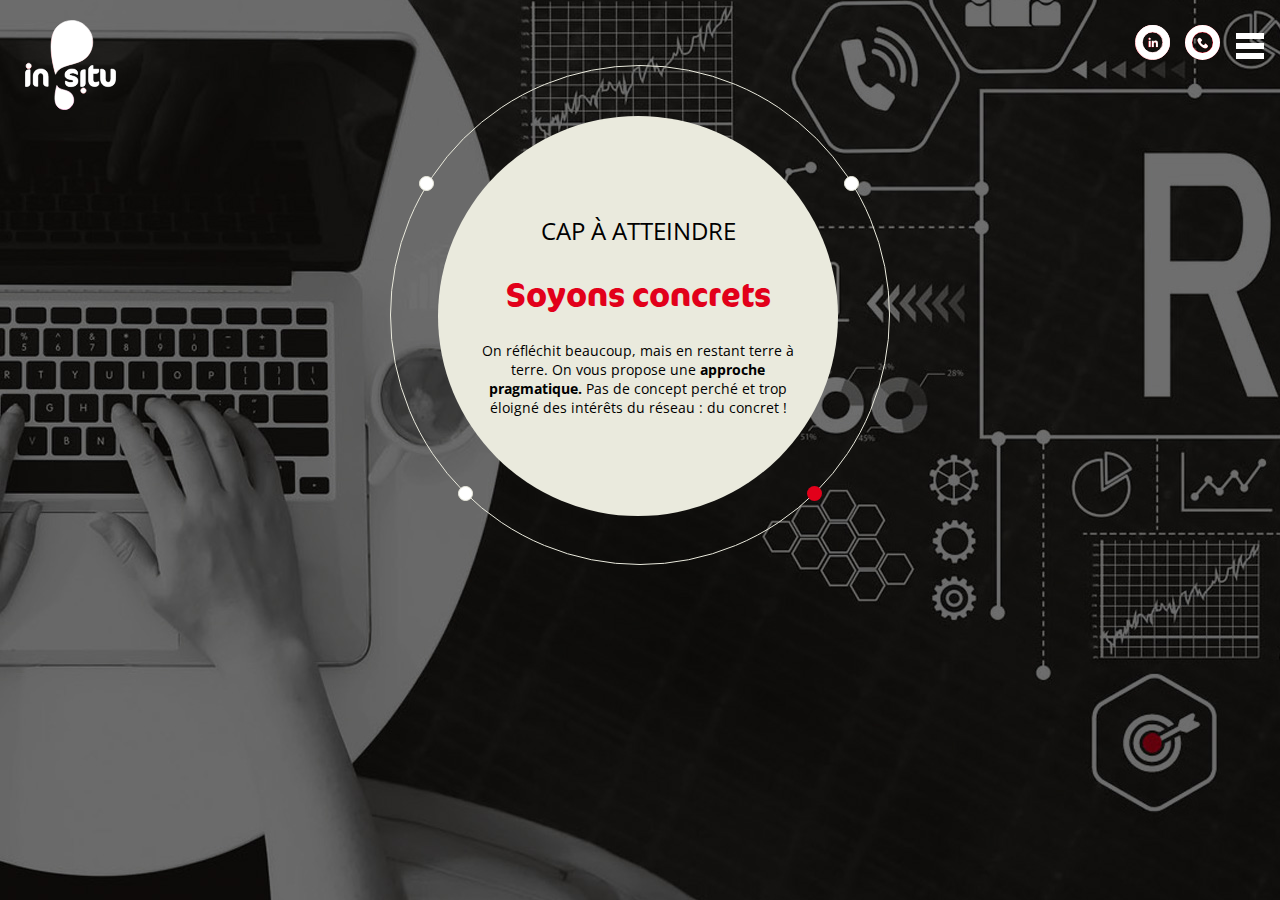
<file: methode3.html>
<!doctype html>
<html lang="fr">
  <head>
    <meta charset="utf-8">
    <meta name="viewport" content="width=device-width, initial-scale=1, shrink-to-fit=no">
    <link href="https://fonts.googleapis.com/css2?family=Open+Sans:wght@300;400;600;700&display=swap" rel="stylesheet">
    <title>In Situ</title>
    <link rel="stylesheet" href="style-methode-scss.css">
  </head>
  <body>
    <section class="methode3">
      <nav class="navbar">
        <div class="logo_hover">
          <a href="index.html"><img class="logo" src="images/logo-agence-insitu-blanc.svg" alt="logo blanc"></a>
        </div>
        <div class="menu-navbar">
          <div class="logo-navbar">
            <div class="linkedin_red">
              <a href="https://fr.linkedin.com/" target="_blank"><img src="images/ico_linkedin.svg" alt="linkedin"></a>
            </div>
            <div class="icone_telephone_red">
              <a href="contact.html"><img src="images/ico_tel.svg" alt="telephone"></a>
            </div>
          </div>
          <div class="menu-wrap">
            <input type="checkbox" class="toggler">
            <div class="burger">
              <div>
              </div>
            </div>
            <div class="menu">
              <div>
                <div>
                  <ul>
                    <li><a href="insitu.html">InSitu</a></li>
                    <li><a href="methode1.html">Notre méthode</a></li>
                    <li><a href="contact.html">Contact</a></li>
                    <li><a href="newsletter.html">Newsletter</a></li>
                  </ul>
                </div>
              </div>
            </div>
          </div>
        </div>
      </nav>
      <div class="content_methode">
        <div class="conteneur-red">
          <span class="point1 hover-white-red"><a href="methode5.html"></a></span>
          <span class="point2 hover-white-red"><a href="methode4.html"></a></span>
          <span class="point3 hover-white-red"><a href="methode2.html"></a></span>
          <span class="point4 hover-red"><a href="methode3.html"></a></span>
          <div class="fond-marron">
            <h4>CAP À ATTEINDRE</h4>
            <h2>Soyons concrets</h2>
            <p>On réfléchit beaucoup, mais en restant terre à<br> terre. On vous propose une<span class="open-sans-bold"> approche<br> pragmatique. </span>Pas de concept perché et trop<br> éloigné des intérêts du réseau : du concret !</p>
          </div>
        </div>

        <div class="conteneur-responsive">
          <div class="text-responsive">
            <p>IMMERSION</p>
            <a href="methode2.html"><img src="images/icon_arrow_white.svg" alt="icone fleche"></a>
          </div>
          <div class="text-responsive">
            <p><span class="black-font">CAP À ATTEINDRE</span></p>
            <a href="methode3.html"><img src="images/icon_arrow_black.svg" alt="icone fleche"></a>
          </div>
          <div class="text-responsive">
            <p>TÊTE À TÊTE</p>
            <a href="methode4.html"><img src="images/icon_arrow_white.svg" alt="icone fleche"></a>
          </div>
          <div class="text-responsive">
            <p>TEAM DÉDIÉE</p>
            <a href="methode5.html"><img src="images/icon_arrow_white.svg" alt="icone fleche"></a>
          </div>
        </div>  

      </div>
    </section>
</body>
</html>
</file>
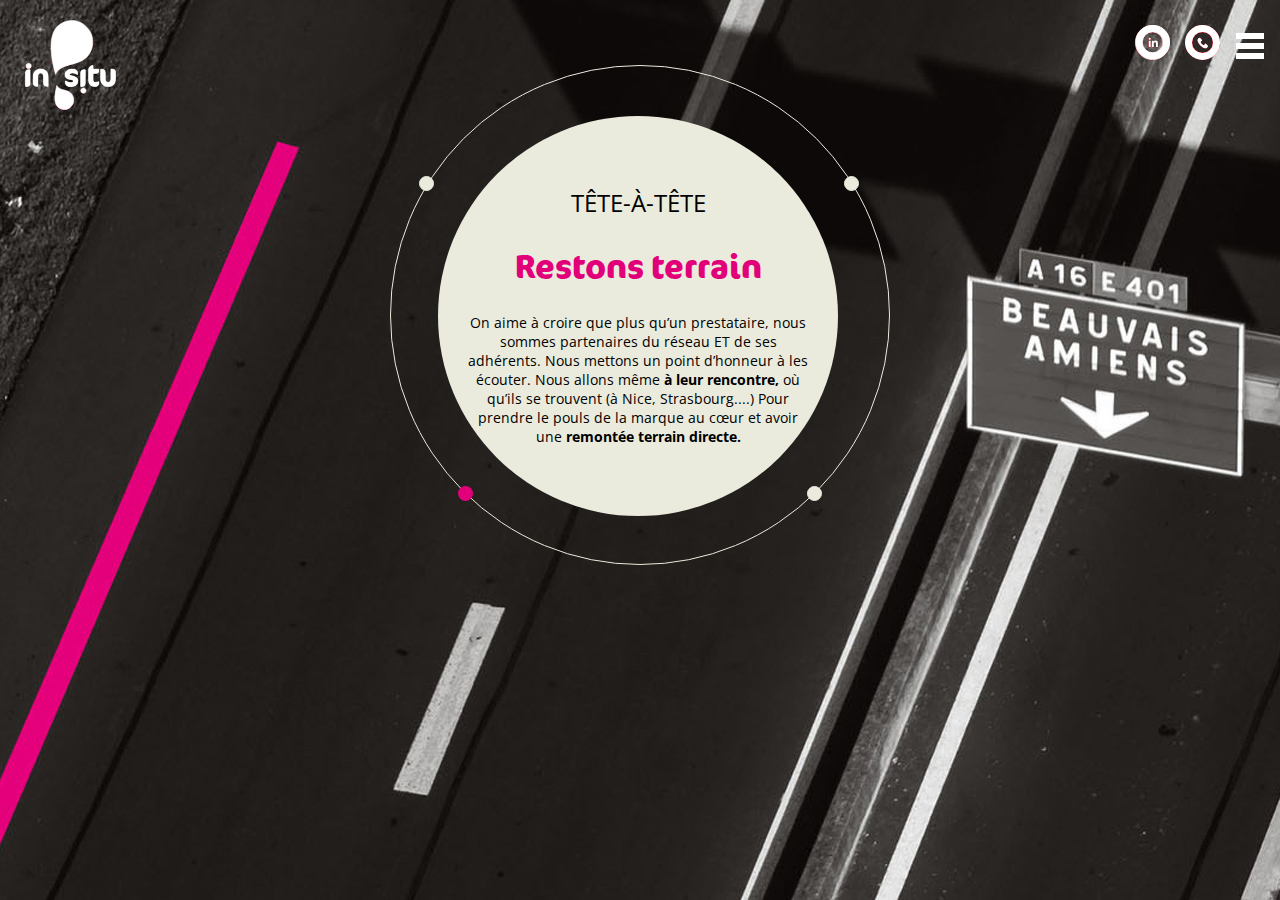
<file: methode4.html>
<!doctype html>
<html lang="fr">
  <head>
    <meta charset="utf-8">
    <meta name="viewport" content="width=device-width, initial-scale=1, shrink-to-fit=no">
    <link href="https://fonts.googleapis.com/css2?family=Open+Sans:wght@300;400;600;700&display=swap" rel="stylesheet">
    <title>In Situ</title>
    <link rel="stylesheet" href="style-methode-scss.css">
  </head>
  <body>
    <section class="methode4">
      <nav class="navbar">
        <div class="logo_hover">
          <a href="index.html"><img class="logo" src="images/logo-agence-insitu-blanc.svg" alt="logo blanc"></a>
        </div>
        <div class="menu-navbar">
          <div class="logo-navbar">
            <div class="linkedin_red">
              <a href="https://fr.linkedin.com/" target="_blank"><img src="images/ico_linkedin.svg" alt="linkedin"></a>
            </div>
            <div class="icone_telephone_red">
              <a href="contact.html"><img src="images/ico_tel.svg" alt="telephone"></a>
            </div>
          </div>
          <div class="menu-wrap">
            <input type="checkbox" class="toggler">
            <div class="burger">
              <div>
              </div>
            </div>
            <div class="menu">
              <div>
                <div>
                  <ul>
                    <li><a href="insitu.html">InSitu</a></li>
                    <li><a href="methode1.html">Notre méthode</a></li>
                    <li><a href="contact.html">Contact</a></li>
                    <li><a href="newsletter.html">Newsletter</a></li>
                  </ul>
                </div>
              </div>
            </div>
          </div>
        </div>
      </nav>
      <div class="content_methode">
        <div class="conteneur-rose">
          <span class="point1 hover-white"><a href="methode5.html"></a></span>
          <span class="point2 hover-pink"><a href="methode4.html"></a></span>
          <span class="point3 hover-white"><a href="methode2.html"></a></span>
          <span class="point4 hover-white"><a href="methode3.html"></a></span>
          <div class="fond-marron">
            <h4>TÊTE-À-TÊTE</h4>
            <h3>Restons terrain</h3>
            <p>On aime à croire que plus qu’un prestataire, nous<br> sommes partenaires du réseau ET de ses <br> adhérents. Nous mettons un point d’honneur à les<br> écouter. Nous allons même<span class="open-sans-bold"> à leur rencontre,</span> où<br> qu’ils se trouvent (à Nice, Strasbourg....) Pour<br> prendre le pouls de la marque au cœur et avoir<br> une <span class="open-sans-bold">remontée terrain directe.</span></p>
          </div>
        </div>

        <div class="conteneur-responsive">
          <div class="text-responsive">
            <p>IMMERSION</p>
            <a href="methode2.html"><img src="images/icon_arrow_white.svg" alt="icone fleche"></a>
          </div>
          <div class="text-responsive">
            <p>CAP À ATTEINDRE</p>
            <a href="methode3.html"><img src="images/icon_arrow_white.svg" alt="icone fleche"></a>
          </div>
          <div class="text-responsive">
            <p><span class="black-font">TÊTE À TÊTE</span></p>
            <a href="methode4.html"><img src="images/icon_arrow_black.svg" alt="icone fleche"></a>
          </div>
          <div class="text-responsive">
            <p>TEAM DÉDIÉE</p>
            <a href="methode5.html"><img src="images/icon_arrow_white.svg" alt="icone fleche"></a>
          </div>
        </div>  

      </div>
    </section>
</body>
</html>
</file>
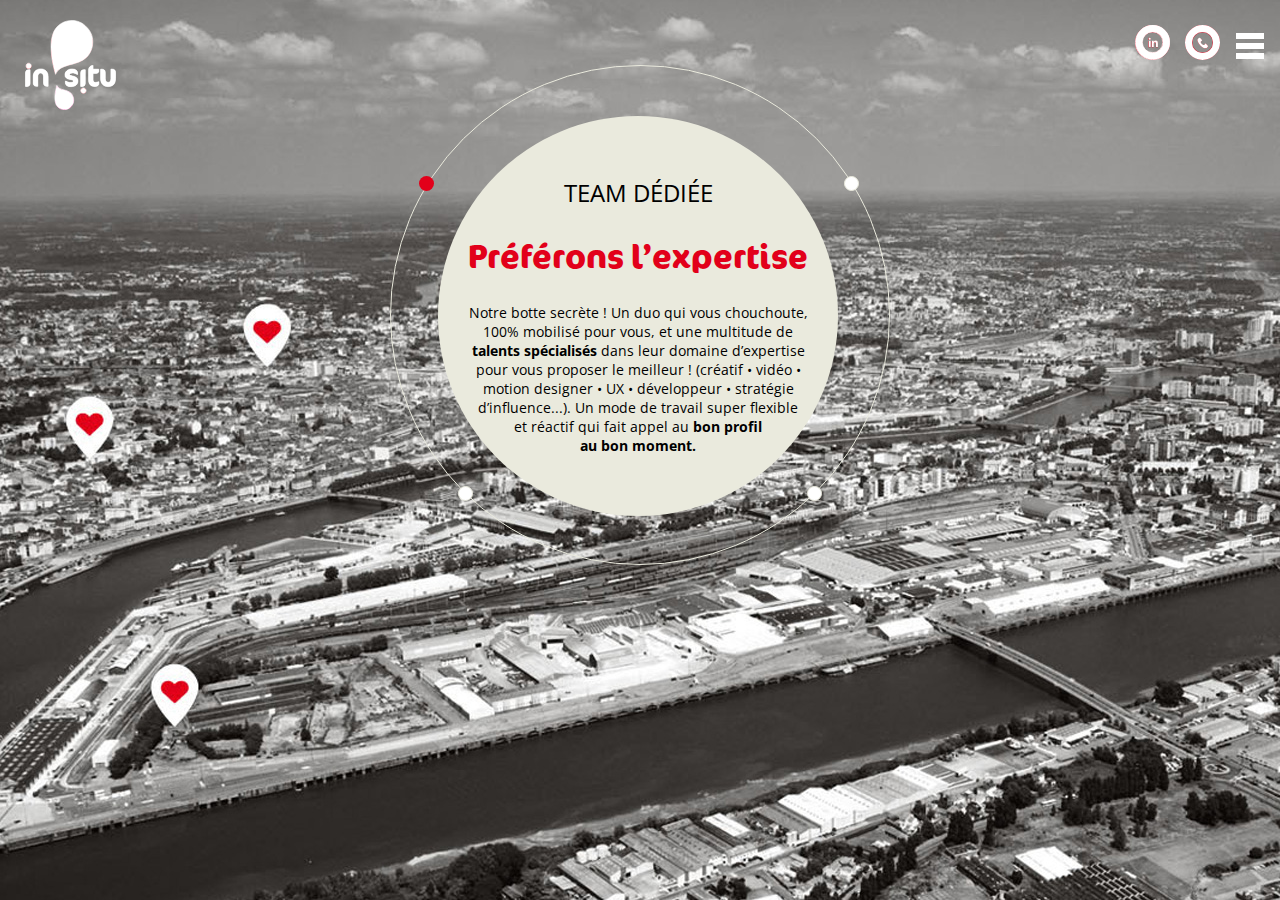
<file: methode5.html>
<!doctype html>
<html lang="fr">
  <head>
    <meta charset="utf-8">
    <meta name="viewport" content="width=device-width, initial-scale=1, shrink-to-fit=no">
    <link href="https://fonts.googleapis.com/css2?family=Open+Sans:wght@300;400;600;700&display=swap" rel="stylesheet">
    <title>In Situ</title>
    <link rel="stylesheet" href="style-methode-scss.css">
  </head>
  <body>
    <section class="methode5">
      <nav class="navbar">
        <div class="logo_hover">
          <a href="index.html"><img class="logo" src="images/logo-agence-insitu-blanc.svg" alt="logo blanc"></a>
        </div>
        <div class="menu-navbar">
          <div class="logo-navbar">
            <div class="linkedin_red">
              <a href="https://fr.linkedin.com/" target="_blank"><img src="images/ico_linkedin.svg" alt="linkedin"></a>
            </div>
            <div class="icone_telephone_red">
              <a href="contact.html"><img src="images/ico_tel.svg" alt="telephone"></a>
            </div>
          </div>
          <div class="menu-wrap">
            <input type="checkbox" class="toggler">
            <div class="burger">
              <div>
              </div>
            </div>
            <div class="menu">
              <div>
                <div>
                  <ul>
                    <li><a href="insitu.html">InSitu</a></li>
                    <li><a href="methode1.html">Notre méthode</a></li>
                    <li><a href="contact.html">Contact</a></li>
                    <li><a href="newsletter.html">Newsletter</a></li>
                  </ul>
                </div>
              </div>
            </div>
          </div>
        </div>
      </nav>
      <div class="content_methode">
        <div class="conteneur-red">
          <span class="point1 hover-red"><a href="methode5.html"></a></span>
          <span class="point2 hover-white-red"><a href="methode4.html"></a></span>
          <span class="point3 hover-white-red"><a href="methode2.html"></a></span>
          <span class="point4 hover-white-red"><a href="methode3.html"></a></span>
          <div class="fond-marron">
            <h4>TEAM DÉDIÉE</h4>
            <h2>Préférons l’expertise</h2>
            <p>Notre botte secrète ! Un duo qui vous chouchoute, <br> 100% mobilisé pour vous, et une multitude de <br><span class="open-sans-bold">talents spécialisés</span> dans leur domaine d’expertise <br>pour vous proposer le meilleur ! (créatif • vidéo • <br>motion designer • UX • développeur • stratégie<br> d’influence...). Un mode de travail super flexible <br>et réactif qui fait appel au <span class="open-sans-bold">bon profil<br> au bon moment.</span></p>
          </div>
        </div>

        <div class="conteneur-responsive">
          <div class="text-responsive">
            <p>IMMERSION</p>
            <a href="methode2.html"><img src="images/icon_arrow_white.svg" alt="icone fleche"></a>
          </div>
          <div class="text-responsive">
            <p>CAP À ATTEINDRE</p>
            <a href="methode3.html"><img src="images/icon_arrow_white.svg" alt="icone fleche"></a>
          </div>
          <div class="text-responsive">
            <p>TÊTE À TÊTE</p>
            <a href="methode4.html"><img src="images/icon_arrow_white.svg" alt="icone fleche"></a>
          </div>
          <div class="text-responsive">
            <p><span class="black-font">TEAM DÉDIÉE</span></p>
            <a href="methode5.html"><img src="images/icon_arrow_black.svg" alt="icone fleche"></a>
          </div>
        </div>  

      </div>
    </section>
</body>
</html>
</file>
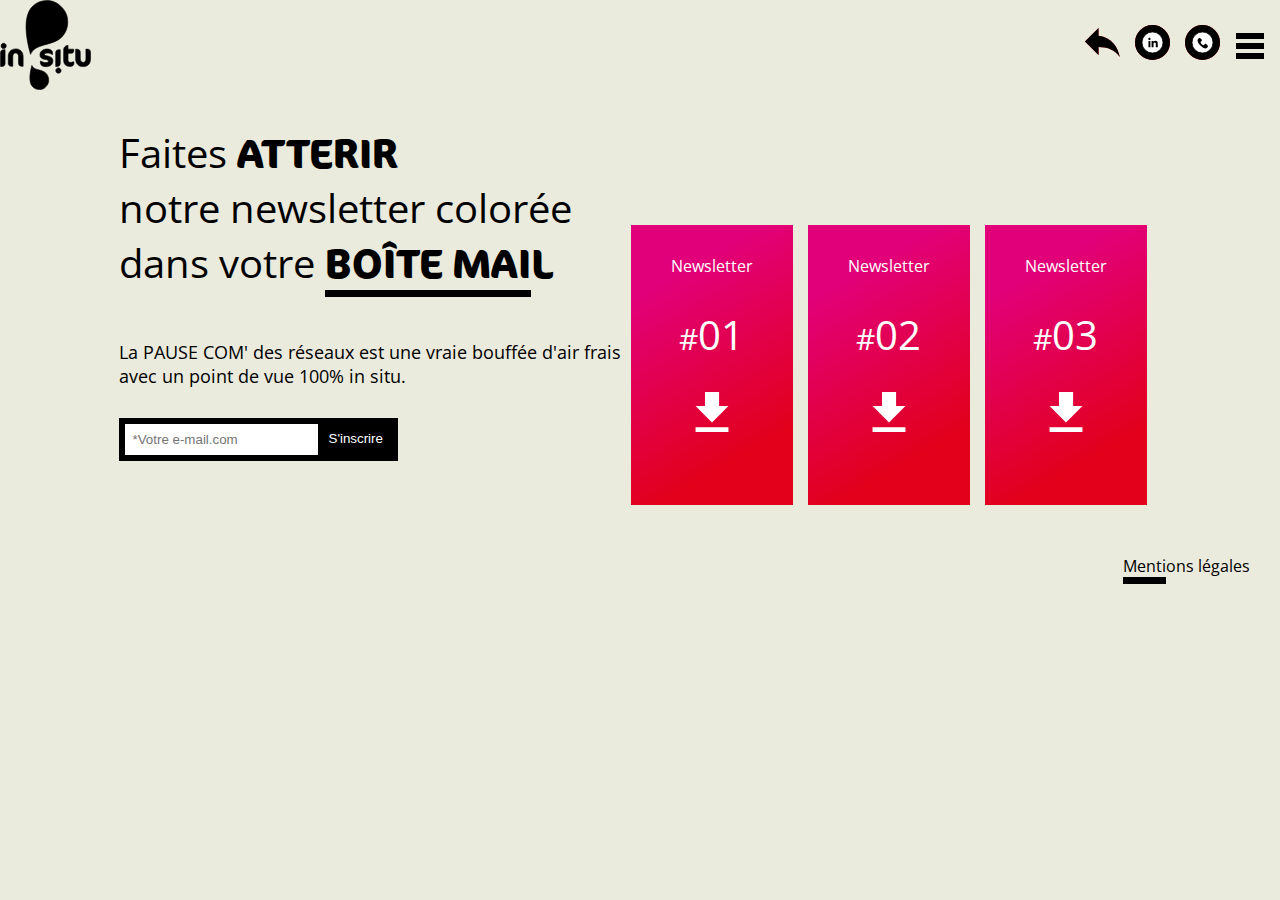
<file: newsletter.html>
<!doctype html>
<html lang="fr">
  <head>
    <meta charset="utf-8">
    <meta name="viewport" content="width=device-width, initial-scale=1, shrink-to-fit=no">
    <link href="https://fonts.googleapis.com/css2?family=Open+Sans:wght@300;400;600;700&display=swap" rel="stylesheet">
    <title>In Situ</title>
    <link rel="stylesheet" href="style-newsletter-scss.css">
  </head>
  <body>
    <section class="newsletter">
      <nav class="navbar">
        <a href="index.html"><img class="logo" src="images/logo-agence-insitu-black.svg" alt="logo noir"></a>
        <div class="menu-navbar">
          <div class="logo-navbar">
            <div class="arrow_return">
              <a href="contact.html"><img src="images/arrow_return_black.svg" alt="fleche retour"></a>
            </div>
            <div class="linkedin_red">
              <a href="https://fr.linkedin.com/" target="_blank"><img src="images/ico_linkedin_black.svg" alt="linkedin"></a>
            </div>
            <div class="icone_telephone_red">
              <a href="contact.html"><img src="images/ico_tel_black.svg" alt="telephone"></a>
            </div>
          </div>
          <div class="menu-wrap">
            <input type="checkbox" class="toggler">
            <div class="burger">
              <div>
              </div>
            </div>
            <div class="menu">
              <div>
                <div>
                  <ul>
                    <li><a href="insitu.html">InSitu</a></li>
                    <li><a href="methode1.html">Notre méthode</a></li>
                    <li><a href="contact.html">Contact</a></li>
                    <li><a href="newsletter.html">Newsletter</a></li>
                  </ul>
                </div>
              </div>
            </div>
          </div>
        </div>
      </nav>
      <section class="newsletter-part1">
        <div class="newsletter-left">
            <h2>Faites <span class="tres_gras">ATTERIR </span><br>notre newsletter colorée <br>dans votre <span class="tres_gras underline">BOÎTE MAI</span><span class="tres_gras">L</span></h2>
            <p>La PAUSE COM' des réseaux est une vraie bouffée d'air frais <br>avec un point de vue 100% in situ.</p>
          <form>
            <div class="row-form">
              <input type="email" placeholder="*Votre e-mail.com" name="user_email">
              <div class="button">
                <button type="submit">S'inscrire</button>
              </div>
            </div>
          </form>
        </div>
        <div class="newsletter-right">
          <div class="news-cards">
            <p>Newsletter</p>
            <h3>#<span class="bigger">01</span></h3>
            <img src="images/ico_download.svg" alt="download">
          </div>
          <div class="news-cards">
            <p>Newsletter</p>
            <h3>#<span class="bigger">02</span></h3>
            <img src="images/ico_download.svg" alt="download">
          </div>
          <div class="news-cards">
            <p>Newsletter</p>
            <h3>#<span class="bigger">03</span></h3>
            <img src="images/ico_download.svg" alt="download">
          </div>
        </div>
      </section>
      <div class="text-footer">
        <a href="mentions_legale.html"><span class="underline">Menti</span>ons légales</a>
      </div>
    </section>
  </body>
</html>
</file>
<file: style-home-scss.css>
html {
  box-sizing: border-box;
  font-size: 16px; }

:root {
  --overlay-color: rgba(24, 39, 51, 0.85);
  --menu-speed: 0.75s; }

*,
*:before,
*:after {
  box-sizing: inherit; }

body,
.home,
h1,
h2,
h3,
h4,
h5,
h6,
p,
ol,
ul {
  margin: 0;
  padding: 0;
  font-weight: normal; }

ol,
ul {
  list-style: none; }

@keyframes fade {
  from {
    opacity: 0; }
  to {
    opacity: 1; } }
@font-face {
  font-family: 'coconot';
  src: url("font/CoconOT/CoconOT-Light.otf") format("opentype"); }
@font-face {
  font-family: 'coconot-bold';
  src: url("font/CoconOT/CoconOT-Regular.otf") format("opentype"); }
@font-face {
  font-family: 'coconot-bolder';
  src: url("font/CoconOT/CoconOT-Bold.otf") format("opentype"); }
.open-sans {
  font-family: 'Open Sans', sans-serif;
  font-weight: 600; }

.open-sans-light {
  font-family: 'Open Sans', sans-serif;
  font-weight: 300; }

.open-sans-bold {
  font-family: 'Open Sans', sans-serif;
  font-weight: 700; }

body {
  font-family: 'Open Sans', sans-serif;
  animation: fade 1.5s; }

.regular {
  font-family: 'coconot'; }

.gras {
  font-family: 'coconot-bold'; }

.tres_gras {
  font-family: 'coconot-bolder'; }

.menu-wrap {
  z-index: 2; }

.menu-wrap .toggler {
  position: absolute;
  z-index: 3;
  cursor: pointer;
  width: 50px;
  right: 0;
  top: 25px;
  height: 50px;
  opacity: 0; }

.menu-wrap .burger {
  position: absolute;
  z-index: 2;
  width: 60px;
  right: 0;
  top: 27px;
  height: 60px;
  padding: 1rem; }

/*hamburger ligne du milieu*/
.menu-wrap .burger > div {
  position: relative;
  width: 100%;
  height: 6px;
  background-color: white;
  display: flex;
  align-items: center;
  justify-content: center;
  transition: all 0.4s ease; }

.menu-wrap:hover .burger > div {
  background-color: black; }

.newsletter .menu-wrap .burger > div,
.contact .menu-wrap .burger > div,
.insitu .menu-wrap .burger > div,
.mentions .menu-wrap .burger > div,
.popup .menu-wrap .burger > div {
  background-color: black; }

.newsletter .menu-wrap:hover .burger > div,
.contact .menu-wrap:hover .burger > div,
.insitu .menu-wrap:hover .burger > div,
.mentions .menu-wrap:hover .burger > div,
.popup .menu-wrap:hover .burger > div,
.methode2 .menu-wrap:hover .burger > div,
.methode3 .menu-wrap:hover .burger > div,
.methode4 .menu-wrap:hover .burger > div,
.methode5 .menu-wrap:hover .burger > div {
  background-color: #e2001a; }

/*hamburger ligne du haut et du bas*/
.menu-wrap .burger > div:before,
.menu-wrap .burger > div:after {
  content: '';
  position: absolute;
  z-index: 2;
  top: -10px;
  width: 100%;
  height: 6px;
  background: inherit; }

.menu-wrap .burger > div:after {
  top: 10px; }

/*animation du toggler */
.menu-wrap .toggler:checked + .burger > div {
  transform: rotate(135deg); }

/* met les lignes du menu en X */
.menu-wrap .toggler:checked + .burger > div:before,
.menu-wrap .toggler:checked + .burger > div:after {
  top: 0;
  transform: rotate(90deg); }

/*rotation en hover*/
.menu-wrap .toggler:checked:hover + .burger > div {
  transform: rotate(225deg); }

/* show menu */
.menu-wrap .toggler:checked ~ .menu {
  visibility: visible; }

.menu-wrap .toggler:checked ~ .menu > div {
  transform: scale(1); }

.menu-wrap .toggler:checked ~ .menu > div > div {
  opacity: 1;
  transition: opacity 0.4s ease; }

.menu-wrap .menu {
  position: fixed;
  top: 50px;
  left: 0;
  width: 100%;
  height: 100%;
  visibility: hidden;
  overflow: hidden;
  display: flex;
  align-items: flex-start;
  justify-content: flex-end;
  z-index: 3; }

.menu-wrap .menu > div {
  background: var(--overlay-color);
  margin-top: 20px;
  height: 270px;
  display: flex;
  flex: none;
  align-items: flex-start;
  justify-content: flex-end;
  transform: scale(0); }

.menu-wrap .menu > div > div {
  max-width: 90vw;
  max-height: 100vw;
  opacity: 0;
  transition: opacity 0.4s ease; }

.menu-wrap .menu > div > div > ul {
  margin-top: 25px; }

.menu-wrap .menu > div > div > ul > li {
  color: white;
  font-size: 1.5rem;
  padding: 13px;
  text-align: right; }

.menu-wrap .menu > div > div > ul > li > a {
  color: white;
  text-decoration: none;
  transition: color 0.4s ease; }

.navbar {
  display: flex;
  flex-direction: row;
  justify-content: space-between; }

.logo_hover {
  margin-top: 20px;
  margin-left: 10px; }

.logo_hover a {
  display: inline-block;
  background-image: url("images/logo-agence-insitu-color1.svg");
  background-repeat: no-repeat;
  margin-left: 15px; }

.logo_hover a:hover img {
  visibility: hidden; }

.methode2 .navbar .logo_hover a,
.methode3 .navbar .logo_hover a,
.methode4 .navbar .logo_hover a,
.methode5 .navbar .logo_hover a {
  display: inline-block;
  background-image: url("images/logo-agence-insitu-color2.svg");
  background-repeat: no-repeat;
  margin-left: 15px; }

.navbar img {
  width: 8vw; }

.logo-navbar {
  display: flex;
  margin-right: 45px;
  flex-direction: row;
  justify-content: flex-end; }

.linkedin_red a, .arrow_return a, .linkedin a, .icone_telephone a, .icone_telephone_red a {
  padding-top: 5px;
  display: inline-block;
  background-image: url("images/ico_linkedin_red.svg");
  background-repeat: no-repeat;
  margin-right: 15px;
  margin-left: 0px;
  margin-top: 25px;
  width: 35px; }
.linkedin_red a:hover img, .arrow_return a:hover img, .linkedin a:hover img, .icone_telephone a:hover img, .icone_telephone_red a:hover img {
  visibility: hidden; }
.linkedin_red img, .arrow_return img, .linkedin img, .icone_telephone img, .icone_telephone_red img {
  margin-right: 15px;
  margin-left: 0px;
  margin-top: -5px;
  width: 35px; }

.arrow_return a {
  background-image: url("images/arrow_return_red.svg"); }

.linkedin a {
  background-image: url("images/ico_linkedin_black_hover.svg"); }

.icone_telephone a {
  background-image: url("images/ico_tel_black_hover.svg"); }

.icone_telephone_red a {
  background-image: url("images/ico_tel_red.svg"); }

.content-home {
  display: flex;
  flex-direction: column;
  align-items: flex-start;
  justify-content: flex-start; }

@media screen and (max-width: 768px) {
  .navbar img {
    width: 14vh; }

  .linkedin_red img, .arrow_return img, .linkedin img, .icone_telephone img, .icone_telephone_red img,
  .arrow_return img,
  .linkedin img,
  .icone_telephone img,
  .icone_telephone_red img {
    width: 35px; } }
.home {
  background: linear-gradient(322deg, #e2007a, #e2001a);
  background-size: 400% 400%;
  height: 100vh;
  -webkit-animation: AnimationName 12s ease infinite;
  -moz-animation: AnimationName 12s ease infinite;
  animation: AnimationName 12s ease infinite; }

@-webkit-keyframes AnimationName {
  0% {
    background-position: 0% 50%; }
  50% {
    background-position: 100% 50%; }
  100% {
    background-position: 0% 50%; } }
@-moz-keyframes AnimationName {
  0% {
    background-position: 0% 50%; }
  50% {
    background-position: 100% 50%; }
  100% {
    background-position: 0% 50%; } }
@keyframes AnimationName {
  0% {
    background-position: 0% 50%; }
  50% {
    background-position: 100% 50%; }
  100% {
    background-position: 0% 50%; } }
.text-principale {
  margin-top: 100px;
  margin-left: 50px; }
  .text-principale h1 {
    margin-left: 0%;
    font-size: 100px;
    color: white; }
  .text-principale hr {
    width: 150px;
    border: 4px solid white;
    margin-left: 0px; }

.text-footer {
  width: 100vw;
  margin-top: 100px;
  display: flex;
  flex-direction: row;
  align-items: center;
  justify-content: flex-end; }
  .text-footer a {
    display: inline-block;
    background-image: url("images/icon_arrow_black.svg");
    background-repeat: no-repeat;
    width: 80px; }
  .text-footer p {
    padding-right: 10px;
    color: white; }
  .text-footer a:hover img {
    visibility: hidden; }
  .text-footer img {
    width: 80px; }

@media screen and (max-width: 1500px) {
  .text-principale h1 {
    font-size: 50px; } }
@media screen and (max-width: 768px) {
  .text-principale h1 {
    margin-top: 200px; }

  .home {
    height: 1024px; } }
@media screen and (max-width: 500px) {
  .text-principale h1 {
    font-size: 30px;
    margin-top: 100px; }

  .home {
    height: 100vh; } }

/*# sourceMappingURL=style-home-scss.css.map */
</file>
<file: style-contact-scss.css>
html {
  box-sizing: border-box;
  font-size: 16px; }

:root {
  --overlay-color: rgba(24, 39, 51, 0.85);
  --menu-speed: 0.75s; }

*,
*:before,
*:after {
  box-sizing: inherit; }

body,
.home,
h1,
h2,
h3,
h4,
h5,
h6,
p,
ol,
ul {
  margin: 0;
  padding: 0;
  font-weight: normal; }

ol,
ul {
  list-style: none; }

@keyframes fade {
  from {
    opacity: 0; }
  to {
    opacity: 1; } }
@font-face {
  font-family: 'coconot';
  src: url("font/CoconOT/CoconOT-Light.otf") format("opentype"); }
@font-face {
  font-family: 'coconot-bold';
  src: url("font/CoconOT/CoconOT-Regular.otf") format("opentype"); }
@font-face {
  font-family: 'coconot-bolder';
  src: url("font/CoconOT/CoconOT-Bold.otf") format("opentype"); }
.open-sans {
  font-family: 'Open Sans', sans-serif;
  font-weight: 600; }

.open-sans-light {
  font-family: 'Open Sans', sans-serif;
  font-weight: 300; }

.open-sans-bold {
  font-family: 'Open Sans', sans-serif;
  font-weight: 700; }

body {
  font-family: 'Open Sans', sans-serif;
  animation: fade 1.5s; }

.regular {
  font-family: 'coconot'; }

.gras {
  font-family: 'coconot-bold'; }

.tres_gras {
  font-family: 'coconot-bolder'; }

.menu-wrap {
  z-index: 2; }

.menu-wrap .toggler {
  position: absolute;
  z-index: 3;
  cursor: pointer;
  width: 50px;
  right: 0;
  top: 25px;
  height: 50px;
  opacity: 0; }

.menu-wrap .burger {
  position: absolute;
  z-index: 2;
  width: 60px;
  right: 0;
  top: 27px;
  height: 60px;
  padding: 1rem; }

/*hamburger ligne du milieu*/
.menu-wrap .burger > div {
  position: relative;
  width: 100%;
  height: 6px;
  background-color: white;
  display: flex;
  align-items: center;
  justify-content: center;
  transition: all 0.4s ease; }

.menu-wrap:hover .burger > div {
  background-color: black; }

.newsletter .menu-wrap .burger > div,
.contact .menu-wrap .burger > div,
.insitu .menu-wrap .burger > div,
.mentions .menu-wrap .burger > div,
.popup .menu-wrap .burger > div {
  background-color: black; }

.newsletter .menu-wrap:hover .burger > div,
.contact .menu-wrap:hover .burger > div,
.insitu .menu-wrap:hover .burger > div,
.mentions .menu-wrap:hover .burger > div,
.popup .menu-wrap:hover .burger > div,
.methode2 .menu-wrap:hover .burger > div,
.methode3 .menu-wrap:hover .burger > div,
.methode4 .menu-wrap:hover .burger > div,
.methode5 .menu-wrap:hover .burger > div {
  background-color: #e2001a; }

/*hamburger ligne du haut et du bas*/
.menu-wrap .burger > div:before,
.menu-wrap .burger > div:after {
  content: '';
  position: absolute;
  z-index: 2;
  top: -10px;
  width: 100%;
  height: 6px;
  background: inherit; }

.menu-wrap .burger > div:after {
  top: 10px; }

/*animation du toggler */
.menu-wrap .toggler:checked + .burger > div {
  transform: rotate(135deg); }

/* met les lignes du menu en X */
.menu-wrap .toggler:checked + .burger > div:before,
.menu-wrap .toggler:checked + .burger > div:after {
  top: 0;
  transform: rotate(90deg); }

/*rotation en hover*/
.menu-wrap .toggler:checked:hover + .burger > div {
  transform: rotate(225deg); }

/* show menu */
.menu-wrap .toggler:checked ~ .menu {
  visibility: visible; }

.menu-wrap .toggler:checked ~ .menu > div {
  transform: scale(1); }

.menu-wrap .toggler:checked ~ .menu > div > div {
  opacity: 1;
  transition: opacity 0.4s ease; }

.menu-wrap .menu {
  position: fixed;
  top: 50px;
  left: 0;
  width: 100%;
  height: 100%;
  visibility: hidden;
  overflow: hidden;
  display: flex;
  align-items: flex-start;
  justify-content: flex-end;
  z-index: 3; }

.menu-wrap .menu > div {
  background: var(--overlay-color);
  margin-top: 20px;
  height: 270px;
  display: flex;
  flex: none;
  align-items: flex-start;
  justify-content: flex-end;
  transform: scale(0); }

.menu-wrap .menu > div > div {
  max-width: 90vw;
  max-height: 100vw;
  opacity: 0;
  transition: opacity 0.4s ease; }

.menu-wrap .menu > div > div > ul {
  margin-top: 25px; }

.menu-wrap .menu > div > div > ul > li {
  color: white;
  font-size: 1.5rem;
  padding: 13px;
  text-align: right; }

.menu-wrap .menu > div > div > ul > li > a {
  color: white;
  text-decoration: none;
  transition: color 0.4s ease; }

.navbar {
  display: flex;
  flex-direction: row;
  justify-content: space-between; }

.logo_hover {
  margin-top: 20px;
  margin-left: 10px; }

.logo_hover a {
  display: inline-block;
  background-image: url("images/logo-agence-insitu-color1.svg");
  background-repeat: no-repeat;
  margin-left: 15px; }

.logo_hover a:hover img {
  visibility: hidden; }

.methode2 .navbar .logo_hover a,
.methode3 .navbar .logo_hover a,
.methode4 .navbar .logo_hover a,
.methode5 .navbar .logo_hover a {
  display: inline-block;
  background-image: url("images/logo-agence-insitu-color2.svg");
  background-repeat: no-repeat;
  margin-left: 15px; }

.navbar img {
  width: 8vw; }

.logo-navbar {
  display: flex;
  margin-right: 45px;
  flex-direction: row;
  justify-content: flex-end; }

.linkedin_red a, .arrow_return a, .linkedin a, .icone_telephone a, .icone_telephone_red a {
  padding-top: 5px;
  display: inline-block;
  background-image: url("images/ico_linkedin_red.svg");
  background-repeat: no-repeat;
  margin-right: 15px;
  margin-left: 0px;
  margin-top: 25px;
  width: 35px; }
.linkedin_red a:hover img, .arrow_return a:hover img, .linkedin a:hover img, .icone_telephone a:hover img, .icone_telephone_red a:hover img {
  visibility: hidden; }
.linkedin_red img, .arrow_return img, .linkedin img, .icone_telephone img, .icone_telephone_red img {
  margin-right: 15px;
  margin-left: 0px;
  margin-top: -5px;
  width: 35px; }

.arrow_return a {
  background-image: url("images/arrow_return_red.svg"); }

.linkedin a {
  background-image: url("images/ico_linkedin_black_hover.svg"); }

.icone_telephone a {
  background-image: url("images/ico_tel_black_hover.svg"); }

.icone_telephone_red a {
  background-image: url("images/ico_tel_red.svg"); }

.content-home {
  display: flex;
  flex-direction: column;
  align-items: flex-start;
  justify-content: flex-start; }

@media screen and (max-width: 768px) {
  .navbar img {
    width: 14vh; }

  .linkedin_red img, .arrow_return img, .linkedin img, .icone_telephone img, .icone_telephone_red img,
  .arrow_return img,
  .linkedin img,
  .icone_telephone img,
  .icone_telephone_red img {
    width: 35px; } }
.contact {
  background-color: #eaeadd; }

.contact_content {
  width: 85%;
  margin-left: 15%;
  margin-top: 40px;
  display: flex;
  flex-direction: row; }

h1 {
  font-size: 45px;
  margin-left: 15%; }

h1 .underline, p .underline, a .underline {
  border-bottom: solid 7px black; }

.contact_left img {
  width: 75%; }

.infos_membres {
  display: flex;
  flex-direction: row; }

.info_membre {
  display: flex;
  flex-direction: column;
  margin-right: 70px;
  margin-left: 20px;
  margin-top: 20px; }

.info_membre p {
  margin-bottom: 8px; }

.icones-ligne img {
  width: 45px;
  margin-top: 20px; }

.localisation {
  display: flex;
  flex-direction: row; }

.gras_souligne {
  font-family: 'coconot-bolder';
  border-bottom: solid 7px black;
  padding-bottom: 3px; }

.localisation img {
  width: 42%; }

.text_localisation {
  display: flex;
  flex-direction: column;
  justify-content: center; }

.text_localisation p {
  margin-bottom: 10px; }

.infos_localisation {
  margin-top: 50px; }

.infos_localisation h3 {
  font-size: 40px;
  margin-top: 215px;
  margin-bottom: 25px; }

.infos_localisation p {
  font-size: 16px; }

.text_localisation p, .text_localisation a {
  font-size: 16px;
  margin-left: 30px;
  text-decoration: none;
  color: black; }

.text_localisation h4 {
  margin-left: 30px;
  font-size: 24px;
  margin-bottom: 30px; }

/*** Formulaire de contact ***/
.contact_right {
  width: 100%;
  margin-left: -80px; }

.contact_right p {
  font-size: 22px;
  margin-top: 220px; }

.form_contact {
  display: flex;
  flex-direction: column;
  width: 70%;
  margin-top: 20px; }

.form_contact input, .form_contact select {
  border: 6px solid black;
  padding: 8px;
  margin-bottom: 10px; }

.button_contact button {
  color: #cacaca;
  background-color: black;
  cursor: pointer;
  border: 0px;
  width: 100%;
  text-align: left;
  padding: 15px 0px 15px 10px; }

.button_contact button:hover {
  background-color: #e2001a;
  color: black; }

.checkbox_contact {
  margin-bottom: 15px; }

.checkbox_contact a {
  color: initial; }

.checkbox_contact input[type=checkbox] {
  margin-top: 20px;
  margin-left: 5px; }

.text-footer {
  padding-top: 30px;
  padding-bottom: 30px;
  margin-right: 30px;
  display: flex;
  flex-direction: row;
  align-items: center;
  justify-content: flex-end; }
  .text-footer a {
    text-decoration: none;
    color: black; }
  .text-footer a:hover {
    color: red; }

@media screen and (max-width: 1000px) {
  .contact_content {
    width: 90%;
    margin-left: 5%;
    flex-direction: column; }

  .contact_left, .contact_right {
    display: flex;
    flex-direction: column;
    align-items: center; }

  .contact_right {
    margin-left: 0px; }

  .infos_localisation {
    display: flex;
    flex-direction: column;
    align-items: center; }

  .infos_localisation h3 {
    margin-top: 20px; }

  .contact_right p {
    margin-top: 40px;
    text-align: center; }

  .form_contact {
    width: initial; }

  .contact h1 {
    margin-left: 0%;
    margin-top: 20px;
    font-size: 36px;
    text-align: center; } }
@media screen and (max-width: 500px) {
  .infos_localisation img {
    display: none; }

  p, h4 {
    text-align: center; }

  .contact_right p {
    font-size: 18px; }

  .text_localisation p, .text_localisation a {
    margin-left: 0px; }

  .text_localisation h4 {
    margin-left: 0px; }

  .info_membre {
    margin-left: -20px;
    margin-right: 20px; }

  .contact h1 {
    font-size: 28px; } }

/*# sourceMappingURL=style-contact-scss.css.map */
</file>
<file: style-insitu-scss.css>
/** Page Insitu **/
html {
  box-sizing: border-box;
  font-size: 16px; }

:root {
  --overlay-color: rgba(24, 39, 51, 0.85);
  --menu-speed: 0.75s; }

*,
*:before,
*:after {
  box-sizing: inherit; }

body,
.home,
h1,
h2,
h3,
h4,
h5,
h6,
p,
ol,
ul {
  margin: 0;
  padding: 0;
  font-weight: normal; }

ol,
ul {
  list-style: none; }

@keyframes fade {
  from {
    opacity: 0; }
  to {
    opacity: 1; } }
@font-face {
  font-family: 'coconot';
  src: url("font/CoconOT/CoconOT-Light.otf") format("opentype"); }
@font-face {
  font-family: 'coconot-bold';
  src: url("font/CoconOT/CoconOT-Regular.otf") format("opentype"); }
@font-face {
  font-family: 'coconot-bolder';
  src: url("font/CoconOT/CoconOT-Bold.otf") format("opentype"); }
.open-sans {
  font-family: 'Open Sans', sans-serif;
  font-weight: 600; }

.open-sans-light {
  font-family: 'Open Sans', sans-serif;
  font-weight: 300; }

.open-sans-bold {
  font-family: 'Open Sans', sans-serif;
  font-weight: 700; }

body {
  font-family: 'Open Sans', sans-serif;
  animation: fade 1.5s; }

.regular {
  font-family: 'coconot'; }

.gras {
  font-family: 'coconot-bold'; }

.tres_gras {
  font-family: 'coconot-bolder'; }

.menu-wrap {
  z-index: 2; }

.menu-wrap .toggler {
  position: absolute;
  z-index: 3;
  cursor: pointer;
  width: 50px;
  right: 0;
  top: 25px;
  height: 50px;
  opacity: 0; }

.menu-wrap .burger {
  position: absolute;
  z-index: 2;
  width: 60px;
  right: 0;
  top: 27px;
  height: 60px;
  padding: 1rem; }

/*hamburger ligne du milieu*/
.menu-wrap .burger > div {
  position: relative;
  width: 100%;
  height: 6px;
  background-color: white;
  display: flex;
  align-items: center;
  justify-content: center;
  transition: all 0.4s ease; }

.menu-wrap:hover .burger > div {
  background-color: black; }

.newsletter .menu-wrap .burger > div,
.contact .menu-wrap .burger > div,
.insitu .menu-wrap .burger > div,
.mentions .menu-wrap .burger > div,
.popup .menu-wrap .burger > div {
  background-color: black; }

.newsletter .menu-wrap:hover .burger > div,
.contact .menu-wrap:hover .burger > div,
.insitu .menu-wrap:hover .burger > div,
.mentions .menu-wrap:hover .burger > div,
.popup .menu-wrap:hover .burger > div,
.methode2 .menu-wrap:hover .burger > div,
.methode3 .menu-wrap:hover .burger > div,
.methode4 .menu-wrap:hover .burger > div,
.methode5 .menu-wrap:hover .burger > div {
  background-color: #e2001a; }

/*hamburger ligne du haut et du bas*/
.menu-wrap .burger > div:before,
.menu-wrap .burger > div:after {
  content: '';
  position: absolute;
  z-index: 2;
  top: -10px;
  width: 100%;
  height: 6px;
  background: inherit; }

.menu-wrap .burger > div:after {
  top: 10px; }

/*animation du toggler */
.menu-wrap .toggler:checked + .burger > div {
  transform: rotate(135deg); }

/* met les lignes du menu en X */
.menu-wrap .toggler:checked + .burger > div:before,
.menu-wrap .toggler:checked + .burger > div:after {
  top: 0;
  transform: rotate(90deg); }

/*rotation en hover*/
.menu-wrap .toggler:checked:hover + .burger > div {
  transform: rotate(225deg); }

/* show menu */
.menu-wrap .toggler:checked ~ .menu {
  visibility: visible; }

.menu-wrap .toggler:checked ~ .menu > div {
  transform: scale(1); }

.menu-wrap .toggler:checked ~ .menu > div > div {
  opacity: 1;
  transition: opacity 0.4s ease; }

.menu-wrap .menu {
  position: fixed;
  top: 50px;
  left: 0;
  width: 100%;
  height: 100%;
  visibility: hidden;
  overflow: hidden;
  display: flex;
  align-items: flex-start;
  justify-content: flex-end;
  z-index: 3; }

.menu-wrap .menu > div {
  background: var(--overlay-color);
  margin-top: 20px;
  height: 270px;
  display: flex;
  flex: none;
  align-items: flex-start;
  justify-content: flex-end;
  transform: scale(0); }

.menu-wrap .menu > div > div {
  max-width: 90vw;
  max-height: 100vw;
  opacity: 0;
  transition: opacity 0.4s ease; }

.menu-wrap .menu > div > div > ul {
  margin-top: 25px; }

.menu-wrap .menu > div > div > ul > li {
  color: white;
  font-size: 1.5rem;
  padding: 13px;
  text-align: right; }

.menu-wrap .menu > div > div > ul > li > a {
  color: white;
  text-decoration: none;
  transition: color 0.4s ease; }

.navbar {
  display: flex;
  flex-direction: row;
  justify-content: space-between; }

.logo_hover {
  margin-top: 20px;
  margin-left: 10px; }

.logo_hover a {
  display: inline-block;
  background-image: url("images/logo-agence-insitu-color1.svg");
  background-repeat: no-repeat;
  margin-left: 15px; }

.logo_hover a:hover img {
  visibility: hidden; }

.methode2 .navbar .logo_hover a,
.methode3 .navbar .logo_hover a,
.methode4 .navbar .logo_hover a,
.methode5 .navbar .logo_hover a {
  display: inline-block;
  background-image: url("images/logo-agence-insitu-color2.svg");
  background-repeat: no-repeat;
  margin-left: 15px; }

.navbar img {
  width: 8vw; }

.logo-navbar {
  display: flex;
  margin-right: 45px;
  flex-direction: row;
  justify-content: flex-end; }

.linkedin_red a, .arrow_return a, .linkedin a, .icone_telephone a, .icone_telephone_red a {
  padding-top: 5px;
  display: inline-block;
  background-image: url("images/ico_linkedin_red.svg");
  background-repeat: no-repeat;
  margin-right: 15px;
  margin-left: 0px;
  margin-top: 25px;
  width: 35px; }
.linkedin_red a:hover img, .arrow_return a:hover img, .linkedin a:hover img, .icone_telephone a:hover img, .icone_telephone_red a:hover img {
  visibility: hidden; }
.linkedin_red img, .arrow_return img, .linkedin img, .icone_telephone img, .icone_telephone_red img {
  margin-right: 15px;
  margin-left: 0px;
  margin-top: -5px;
  width: 35px; }

.arrow_return a {
  background-image: url("images/arrow_return_red.svg"); }

.linkedin a {
  background-image: url("images/ico_linkedin_black_hover.svg"); }

.icone_telephone a {
  background-image: url("images/ico_tel_black_hover.svg"); }

.icone_telephone_red a {
  background-image: url("images/ico_tel_red.svg"); }

.content-home {
  display: flex;
  flex-direction: column;
  align-items: flex-start;
  justify-content: flex-start; }

@media screen and (max-width: 768px) {
  .navbar img {
    width: 14vh; }

  .linkedin_red img, .arrow_return img, .linkedin img, .icone_telephone img, .icone_telephone_red img,
  .arrow_return img,
  .linkedin img,
  .icone_telephone img,
  .icone_telephone_red img {
    width: 35px; } }
body {
  border: 15px solid white; }

.menu-wrap .burger {
  right: 20px;
  top: 42px; }

.menu-wrap .toggler {
  right: 20px;
  top: 42px; }

.menu-wrap .menu {
  top: 70px; }

.insitu {
  background-color: #eaeadd;
  height: 95vh; }

.insitu_content {
  display: flex;
  flex-direction: row;
  justify-content: center;
  background-color: #eaeadd;
  margin-top: -50px; }

.bulle1_text h3, .bulle2_text h3, .bulle2_text h3 {
  margin-bottom: 20px;
  font-weight: bold;
  font-size: 26px;
  color: white; }

.bulle1_text img, .bulle2_text img, .bulle2_text img {
  margin-top: 15px;
  width: 40px; }

.bulle1_text p, .bulle2_text p, .bulle2_text p {
  color: white; }

.bulle1, .bulle2 {
  position: relative;
  width: 27%;
  margin-top: 100px;
  padding-left: 6vw; }

.bulle2 {
  padding-left: 1vw; }

.bulle1_fond, .bulle2_fond {
  position: absolute;
  width: 280px;
  margin-left: -35px; }

.bulle2_fond {
  margin-left: -15%; }

.bulle1_text, .bulle2_text {
  position: absolute;
  z-index: 1;
  text-align: center;
  margin-top: 70px;
  transform: rotate(345deg); }

.bulle2_text {
  margin-top: 140px;
  margin-left: -20px;
  margin-right: 0px;
  transform: rotate(15deg); }

.insitu_text {
  width: 46%;
  text-align: center;
  display: flex;
  flex-direction: column;
  align-items: center; }

.insitu_text h1 {
  margin-left: 0%;
  margin-bottom: 60px;
  font-size: 70px; }

.insitu_text p {
  margin-bottom: 20px;
  line-height: 36px;
  font-size: 26px; }

.insitu_text h2 {
  margin-top: 30px;
  font-size: 36px; }

.text-footer {
  display: flex;
  flex-direction: row;
  align-items: center;
  justify-content: flex-end;
  margin-top: -20px; }
  .text-footer a {
    display: inline-block;
    background-image: url("images/icon_arrow_red.svg");
    background-repeat: no-repeat;
    width: 80px; }
  .text-footer p {
    padding-right: 10px; }
  .text-footer a:hover img {
    visibility: hidden; }
  .text-footer img {
    width: 80px; }

.insitu_smaller_text {
  display: flex;
  flex-direction: column;
  width: 65%; }

@media screen and (max-width: 1500px) {
  .insitu_text h1 {
    font-size: 40px; }

  .insitu_text p {
    font-size: 18px;
    line-height: 26px; }

  .insitu_text h2 {
    font-size: 26px; } }
@media screen and (max-width: 1100px) {
  .insitu_text h1 {
    font-size: 34px;
    margin-bottom: 30px; }

  .insitu_text p {
    font-size: 16px;
    line-height: 26px; }

  .insitu_text h2 {
    font-size: 22px; } }
@media screen and (max-width: 960px) {
  .insitu_content {
    display: flex;
    flex-direction: column;
    align-items: center;
    justify-content: flex-start;
    height: 1200px; }

  .insitu_text {
    width: 80%;
    margin-top: -380px; }

  .bulle1, .bulle2 {
    margin-top: 450px; }

  .bulle2 {
    margin-top: 400px; }

  .text-footer {
    margin-top: -60px; } }
@media screen and (max-width: 768px) {
  .insitu_content {
    display: flex;
    flex-direction: column;
    align-items: center;
    justify-content: flex-start;
    height: 1200px; }

  .insitu_text {
    width: 90%;
    margin-top: -400px; }

  .bulle1_text, .bulle2_text {
    margin-left: 50px; }

  .bulle2 {
    margin-top: 370px; }

  .bulle2_text {
    margin-left: 30px; }

  .insitu_text h1 {
    font-size: 30px;
    margin-bottom: 20px; }

  .insitu_smaller_text {
    width: 85%; } }
@media screen and (max-width: 500px) {
  .insitu_text {
    width: 96%; }

  .bulle1, .bulle2 {
    margin-left: -140px; }

  .bulle2 {
    margin-top: 370px;
    margin-bottom: 10px;
    margin-left: -140px; }

  .insitu_text h1 {
    font-size: 26px;
    margin-bottom: 10px; }

  .insitu_smaller_text {
    width: 96%; }

  .insitu_text p {
    font-size: 14px;
    line-height: 20px; }

  .insitu_text h2 {
    font-size: 20px; } }

/*# sourceMappingURL=style-insitu-scss.css.map */
</file>
<file: style-insitu_popup-scss.css>
/** popup institu **/
html {
  box-sizing: border-box;
  font-size: 16px; }

:root {
  --overlay-color: rgba(24, 39, 51, 0.85);
  --menu-speed: 0.75s; }

*,
*:before,
*:after {
  box-sizing: inherit; }

body,
.home,
h1,
h2,
h3,
h4,
h5,
h6,
p,
ol,
ul {
  margin: 0;
  padding: 0;
  font-weight: normal; }

ol,
ul {
  list-style: none; }

@keyframes fade {
  from {
    opacity: 0; }
  to {
    opacity: 1; } }
@font-face {
  font-family: 'coconot';
  src: url("font/CoconOT/CoconOT-Light.otf") format("opentype"); }
@font-face {
  font-family: 'coconot-bold';
  src: url("font/CoconOT/CoconOT-Regular.otf") format("opentype"); }
@font-face {
  font-family: 'coconot-bolder';
  src: url("font/CoconOT/CoconOT-Bold.otf") format("opentype"); }
.open-sans {
  font-family: 'Open Sans', sans-serif;
  font-weight: 600; }

.open-sans-light {
  font-family: 'Open Sans', sans-serif;
  font-weight: 300; }

.open-sans-bold {
  font-family: 'Open Sans', sans-serif;
  font-weight: 700; }

body {
  font-family: 'Open Sans', sans-serif;
  animation: fade 1.5s; }

.regular {
  font-family: 'coconot'; }

.gras {
  font-family: 'coconot-bold'; }

.tres_gras {
  font-family: 'coconot-bolder'; }

.menu-wrap {
  z-index: 2; }

.menu-wrap .toggler {
  position: absolute;
  z-index: 3;
  cursor: pointer;
  width: 50px;
  right: 0;
  top: 25px;
  height: 50px;
  opacity: 0; }

.menu-wrap .burger {
  position: absolute;
  z-index: 2;
  width: 60px;
  right: 0;
  top: 27px;
  height: 60px;
  padding: 1rem; }

/*hamburger ligne du milieu*/
.menu-wrap .burger > div {
  position: relative;
  width: 100%;
  height: 6px;
  background-color: white;
  display: flex;
  align-items: center;
  justify-content: center;
  transition: all 0.4s ease; }

.menu-wrap:hover .burger > div {
  background-color: black; }

.newsletter .menu-wrap .burger > div,
.contact .menu-wrap .burger > div,
.insitu .menu-wrap .burger > div,
.mentions .menu-wrap .burger > div,
.popup .menu-wrap .burger > div {
  background-color: black; }

.newsletter .menu-wrap:hover .burger > div,
.contact .menu-wrap:hover .burger > div,
.insitu .menu-wrap:hover .burger > div,
.mentions .menu-wrap:hover .burger > div,
.popup .menu-wrap:hover .burger > div,
.methode2 .menu-wrap:hover .burger > div,
.methode3 .menu-wrap:hover .burger > div,
.methode4 .menu-wrap:hover .burger > div,
.methode5 .menu-wrap:hover .burger > div {
  background-color: #e2001a; }

/*hamburger ligne du haut et du bas*/
.menu-wrap .burger > div:before,
.menu-wrap .burger > div:after {
  content: '';
  position: absolute;
  z-index: 2;
  top: -10px;
  width: 100%;
  height: 6px;
  background: inherit; }

.menu-wrap .burger > div:after {
  top: 10px; }

/*animation du toggler */
.menu-wrap .toggler:checked + .burger > div {
  transform: rotate(135deg); }

/* met les lignes du menu en X */
.menu-wrap .toggler:checked + .burger > div:before,
.menu-wrap .toggler:checked + .burger > div:after {
  top: 0;
  transform: rotate(90deg); }

/*rotation en hover*/
.menu-wrap .toggler:checked:hover + .burger > div {
  transform: rotate(225deg); }

/* show menu */
.menu-wrap .toggler:checked ~ .menu {
  visibility: visible; }

.menu-wrap .toggler:checked ~ .menu > div {
  transform: scale(1); }

.menu-wrap .toggler:checked ~ .menu > div > div {
  opacity: 1;
  transition: opacity 0.4s ease; }

.menu-wrap .menu {
  position: fixed;
  top: 50px;
  left: 0;
  width: 100%;
  height: 100%;
  visibility: hidden;
  overflow: hidden;
  display: flex;
  align-items: flex-start;
  justify-content: flex-end;
  z-index: 3; }

.menu-wrap .menu > div {
  background: var(--overlay-color);
  margin-top: 20px;
  height: 270px;
  display: flex;
  flex: none;
  align-items: flex-start;
  justify-content: flex-end;
  transform: scale(0); }

.menu-wrap .menu > div > div {
  max-width: 90vw;
  max-height: 100vw;
  opacity: 0;
  transition: opacity 0.4s ease; }

.menu-wrap .menu > div > div > ul {
  margin-top: 25px; }

.menu-wrap .menu > div > div > ul > li {
  color: white;
  font-size: 1.5rem;
  padding: 13px;
  text-align: right; }

.menu-wrap .menu > div > div > ul > li > a {
  color: white;
  text-decoration: none;
  transition: color 0.4s ease; }

.navbar {
  display: flex;
  flex-direction: row;
  justify-content: space-between; }

.logo_hover {
  margin-top: 20px;
  margin-left: 10px; }

.logo_hover a {
  display: inline-block;
  background-image: url("images/logo-agence-insitu-color1.svg");
  background-repeat: no-repeat;
  margin-left: 15px; }

.logo_hover a:hover img {
  visibility: hidden; }

.methode2 .navbar .logo_hover a,
.methode3 .navbar .logo_hover a,
.methode4 .navbar .logo_hover a,
.methode5 .navbar .logo_hover a {
  display: inline-block;
  background-image: url("images/logo-agence-insitu-color2.svg");
  background-repeat: no-repeat;
  margin-left: 15px; }

.navbar img {
  width: 8vw; }

.logo-navbar {
  display: flex;
  margin-right: 45px;
  flex-direction: row;
  justify-content: flex-end; }

.linkedin_red a, .arrow_return a, .linkedin a, .icone_telephone a, .icone_telephone_red a {
  padding-top: 5px;
  display: inline-block;
  background-image: url("images/ico_linkedin_red.svg");
  background-repeat: no-repeat;
  margin-right: 15px;
  margin-left: 0px;
  margin-top: 25px;
  width: 35px; }
.linkedin_red a:hover img, .arrow_return a:hover img, .linkedin a:hover img, .icone_telephone a:hover img, .icone_telephone_red a:hover img {
  visibility: hidden; }
.linkedin_red img, .arrow_return img, .linkedin img, .icone_telephone img, .icone_telephone_red img {
  margin-right: 15px;
  margin-left: 0px;
  margin-top: -5px;
  width: 35px; }

.arrow_return a {
  background-image: url("images/arrow_return_red.svg"); }

.linkedin a {
  background-image: url("images/ico_linkedin_black_hover.svg"); }

.icone_telephone a {
  background-image: url("images/ico_tel_black_hover.svg"); }

.icone_telephone_red a {
  background-image: url("images/ico_tel_red.svg"); }

.content-home {
  display: flex;
  flex-direction: column;
  align-items: flex-start;
  justify-content: flex-start; }

@media screen and (max-width: 768px) {
  .navbar img {
    width: 14vh; }

  .linkedin_red img, .arrow_return img, .linkedin img, .icone_telephone img, .icone_telephone_red img,
  .arrow_return img,
  .linkedin img,
  .icone_telephone img,
  .icone_telephone_red img {
    width: 35px; } }
body {
  border: 15px solid white; }

.menu-wrap .burger {
  right: 20px;
  top: 42px; }

.menu-wrap .toggler {
  right: 20px;
  top: 42px; }

.menu-wrap .menu {
  top: 70px; }

.popup {
  background-image: url(images/background_pop_up.jpg);
  background-size: cover;
  height: 95vh; }

.part1_popup {
  display: flex;
  flex-direction: row;
  justify-content: space-between; }

.part1_popup {
  padding: 15px; }

.part1_popup img {
  width: 70%; }

#smaller img {
  width: 100%;
  margin-right: -100px; }

.part2_popup {
  display: flex;
  flex-direction: row; }

.bulle_blc_1 {
  width: 35%;
  position: relative;
  margin-top: -80px;
  margin-left: 20%;
  margin-right: 40px; }

.bulle_blc_2 {
  position: relative;
  margin-top: 65px; }

.bulle_blc_1_fond, .bulle_blc_2_fond {
  position: absolute;
  width: 440px; }

.bulle_blc_2_fond {
  width: 320px; }

.bulle_blc_1_text, .bulle_blc_2_text {
  position: absolute;
  z-index: 1;
  margin-top: 100px;
  margin-left: 55px; }

.bulle_blc_2_text {
  margin-left: 40px; }
  .bulle_blc_2_text li {
    font-size: 12px;
    width: 230px;
    line-height: 20px; }

.bulle_blc_1_text h3, .bulle_blc_2_text h3 {
  font-size: 26px;
  color: #e2001a; }

.bulle_blc_2_text h3 {
  font-size: 20px;
  color: #e2001a;
  font-weight: bold; }

.pink h3 {
  color: #e2007a; }

.bulle_blc_1_text p, .bulle_blc_2_text p {
  line-height: 26px;
  margin-top: 20px;
  margin-bottom: 10px;
  font-size: 14px; }

.bulle_blc_1_text a, .bulle_blc_2_text a {
  text-decoration: none;
  background-color: black;
  color: white;
  padding: 10px 15px 10px 15px;
  font-size: 15px;
  -webkit-box-shadow: 6px 6px 5px 0px #c9c5c9;
  -moz-box-shadow: 6px 6px 5px 0px #c9c5c9;
  box-shadow: 6px 6px 5px 0px #c9c5c9; }

.bulle_blc_1_text a:hover, .bulle_blc_2_text a:hover {
  background-color: #e2001a; }

.bulle_blc_2_text ul {
  list-style: none; }

.bulle_blc_2_text ul li::before {
  content: "\2022";
  color: #e2001a;
  font-weight: bold;
  display: inline-block;
  width: 1em;
  margin-left: -1em; }

.pink ul li::before {
  color: #e2007a; }

@media screen and (max-width: 1100px) {
  .bulle_blc_1_fond, .bulle_blc_2_fond {
    visibility: hidden; }

  .bulle_blc_1 {
    width: 45%;
    margin-left: 5%; }

  .bulle_blc_2 {
    width: 45%; }

  .part2_popup {
    align-items: center;
    justify-content: flex-start; }

  .bulle_blc_1_text, .bulle_blc_2_text {
    margin-left: 0px;
    margin-top: 67px; }

  .bulle_blc_2_text {
    margin-top: 0px; } }
@media screen and (max-width: 500px) {
  .part2_popup {
    flex-direction: column;
    justify-content: center;
    align-items: center; }

  .bulle_blc_1 {
    width: 90%;
    margin-left: 5%; }

  .bulle_blc_2 {
    width: 90%; }

  .bulle_blc_1_text, .bulle_blc_2_text {
    margin-top: 100px;
    margin-left: 30px; }

  .bulle_blc_2_text {
    margin-top: 390px;
    margin-left: 30px; }

  .bulle_blc_1_text p, .bulle_blc_2_text p {
    font-size: 14px;
    line-height: initial; } }

/*# sourceMappingURL=style-insitu_popup-scss.css.map */
</file>
<file: style-mentions-scss.css>
html {
  box-sizing: border-box;
  font-size: 16px; }

:root {
  --overlay-color: rgba(24, 39, 51, 0.85);
  --menu-speed: 0.75s; }

*,
*:before,
*:after {
  box-sizing: inherit; }

body,
.home,
h1,
h2,
h3,
h4,
h5,
h6,
p,
ol,
ul {
  margin: 0;
  padding: 0;
  font-weight: normal; }

ol,
ul {
  list-style: none; }

@keyframes fade {
  from {
    opacity: 0; }
  to {
    opacity: 1; } }
@font-face {
  font-family: 'coconot';
  src: url("font/CoconOT/CoconOT-Light.otf") format("opentype"); }
@font-face {
  font-family: 'coconot-bold';
  src: url("font/CoconOT/CoconOT-Regular.otf") format("opentype"); }
@font-face {
  font-family: 'coconot-bolder';
  src: url("font/CoconOT/CoconOT-Bold.otf") format("opentype"); }
.open-sans {
  font-family: 'Open Sans', sans-serif;
  font-weight: 600; }

.open-sans-light {
  font-family: 'Open Sans', sans-serif;
  font-weight: 300; }

.open-sans-bold {
  font-family: 'Open Sans', sans-serif;
  font-weight: 700; }

body {
  font-family: 'Open Sans', sans-serif;
  animation: fade 1.5s; }

.regular {
  font-family: 'coconot'; }

.gras {
  font-family: 'coconot-bold'; }

.tres_gras {
  font-family: 'coconot-bolder'; }

.menu-wrap {
  z-index: 2; }

.menu-wrap .toggler {
  position: absolute;
  z-index: 3;
  cursor: pointer;
  width: 50px;
  right: 0;
  top: 25px;
  height: 50px;
  opacity: 0; }

.menu-wrap .burger {
  position: absolute;
  z-index: 2;
  width: 60px;
  right: 0;
  top: 27px;
  height: 60px;
  padding: 1rem; }

/*hamburger ligne du milieu*/
.menu-wrap .burger > div {
  position: relative;
  width: 100%;
  height: 6px;
  background-color: white;
  display: flex;
  align-items: center;
  justify-content: center;
  transition: all 0.4s ease; }

.menu-wrap:hover .burger > div {
  background-color: black; }

.newsletter .menu-wrap .burger > div,
.contact .menu-wrap .burger > div,
.insitu .menu-wrap .burger > div,
.mentions .menu-wrap .burger > div,
.popup .menu-wrap .burger > div {
  background-color: black; }

.newsletter .menu-wrap:hover .burger > div,
.contact .menu-wrap:hover .burger > div,
.insitu .menu-wrap:hover .burger > div,
.mentions .menu-wrap:hover .burger > div,
.popup .menu-wrap:hover .burger > div,
.methode2 .menu-wrap:hover .burger > div,
.methode3 .menu-wrap:hover .burger > div,
.methode4 .menu-wrap:hover .burger > div,
.methode5 .menu-wrap:hover .burger > div {
  background-color: #e2001a; }

/*hamburger ligne du haut et du bas*/
.menu-wrap .burger > div:before,
.menu-wrap .burger > div:after {
  content: '';
  position: absolute;
  z-index: 2;
  top: -10px;
  width: 100%;
  height: 6px;
  background: inherit; }

.menu-wrap .burger > div:after {
  top: 10px; }

/*animation du toggler */
.menu-wrap .toggler:checked + .burger > div {
  transform: rotate(135deg); }

/* met les lignes du menu en X */
.menu-wrap .toggler:checked + .burger > div:before,
.menu-wrap .toggler:checked + .burger > div:after {
  top: 0;
  transform: rotate(90deg); }

/*rotation en hover*/
.menu-wrap .toggler:checked:hover + .burger > div {
  transform: rotate(225deg); }

/* show menu */
.menu-wrap .toggler:checked ~ .menu {
  visibility: visible; }

.menu-wrap .toggler:checked ~ .menu > div {
  transform: scale(1); }

.menu-wrap .toggler:checked ~ .menu > div > div {
  opacity: 1;
  transition: opacity 0.4s ease; }

.menu-wrap .menu {
  position: fixed;
  top: 50px;
  left: 0;
  width: 100%;
  height: 100%;
  visibility: hidden;
  overflow: hidden;
  display: flex;
  align-items: flex-start;
  justify-content: flex-end;
  z-index: 3; }

.menu-wrap .menu > div {
  background: var(--overlay-color);
  margin-top: 20px;
  height: 270px;
  display: flex;
  flex: none;
  align-items: flex-start;
  justify-content: flex-end;
  transform: scale(0); }

.menu-wrap .menu > div > div {
  max-width: 90vw;
  max-height: 100vw;
  opacity: 0;
  transition: opacity 0.4s ease; }

.menu-wrap .menu > div > div > ul {
  margin-top: 25px; }

.menu-wrap .menu > div > div > ul > li {
  color: white;
  font-size: 1.5rem;
  padding: 13px;
  text-align: right; }

.menu-wrap .menu > div > div > ul > li > a {
  color: white;
  text-decoration: none;
  transition: color 0.4s ease; }

.navbar {
  display: flex;
  flex-direction: row;
  justify-content: space-between; }

.logo_hover {
  margin-top: 20px;
  margin-left: 10px; }

.logo_hover a {
  display: inline-block;
  background-image: url("images/logo-agence-insitu-color1.svg");
  background-repeat: no-repeat;
  margin-left: 15px; }

.logo_hover a:hover img {
  visibility: hidden; }

.methode2 .navbar .logo_hover a,
.methode3 .navbar .logo_hover a,
.methode4 .navbar .logo_hover a,
.methode5 .navbar .logo_hover a {
  display: inline-block;
  background-image: url("images/logo-agence-insitu-color2.svg");
  background-repeat: no-repeat;
  margin-left: 15px; }

.navbar img {
  width: 8vw; }

.logo-navbar {
  display: flex;
  margin-right: 45px;
  flex-direction: row;
  justify-content: flex-end; }

.linkedin_red a, .arrow_return a, .linkedin a, .icone_telephone a, .icone_telephone_red a {
  padding-top: 5px;
  display: inline-block;
  background-image: url("images/ico_linkedin_red.svg");
  background-repeat: no-repeat;
  margin-right: 15px;
  margin-left: 0px;
  margin-top: 25px;
  width: 35px; }
.linkedin_red a:hover img, .arrow_return a:hover img, .linkedin a:hover img, .icone_telephone a:hover img, .icone_telephone_red a:hover img {
  visibility: hidden; }
.linkedin_red img, .arrow_return img, .linkedin img, .icone_telephone img, .icone_telephone_red img {
  margin-right: 15px;
  margin-left: 0px;
  margin-top: -5px;
  width: 35px; }

.arrow_return a {
  background-image: url("images/arrow_return_red.svg"); }

.linkedin a {
  background-image: url("images/ico_linkedin_black_hover.svg"); }

.icone_telephone a {
  background-image: url("images/ico_tel_black_hover.svg"); }

.icone_telephone_red a {
  background-image: url("images/ico_tel_red.svg"); }

.content-home {
  display: flex;
  flex-direction: column;
  align-items: flex-start;
  justify-content: flex-start; }

@media screen and (max-width: 768px) {
  .navbar img {
    width: 14vh; }

  .linkedin_red img, .arrow_return img, .linkedin img, .icone_telephone img, .icone_telephone_red img,
  .arrow_return img,
  .linkedin img,
  .icone_telephone img,
  .icone_telephone_red img {
    width: 35px; } }
.mentions {
  background-color: #eaeadd; }

.content-mentions {
  width: 74%;
  margin-left: 13%; }

.content-mentions h2, .content-mentions h4 {
  text-align: center; }

.content-mentions h2 {
  font-weight: 600;
  font-size: 30px;
  margin-top: -50px;
  margin-bottom: 35px; }

.content-mentions h3 {
  margin-top: 30px;
  margin-bottom: 30px;
  font-weight: 700;
  font-size: 26px; }

.content-mentions p, .content-mentions h4 {
  line-height: 28px; }

@media screen and (max-width: 768px) {
  .content-mentions h2 {
    margin-top: 50px; } }
@media screen and (max-width: 400px) {
  .content-mentions {
    width: 90%;
    margin-left: 5%; } }

/*# sourceMappingURL=style-mentions-scss.css.map */
</file>
<file: style-methode-scss.css>
@charset "UTF-8";
/** notre méthode **/
html {
  box-sizing: border-box;
  font-size: 16px; }

:root {
  --overlay-color: rgba(24, 39, 51, 0.85);
  --menu-speed: 0.75s; }

*,
*:before,
*:after {
  box-sizing: inherit; }

body,
.home,
h1,
h2,
h3,
h4,
h5,
h6,
p,
ol,
ul {
  margin: 0;
  padding: 0;
  font-weight: normal; }

ol,
ul {
  list-style: none; }

@keyframes fade {
  from {
    opacity: 0; }
  to {
    opacity: 1; } }
@font-face {
  font-family: 'coconot';
  src: url("font/CoconOT/CoconOT-Light.otf") format("opentype"); }
@font-face {
  font-family: 'coconot-bold';
  src: url("font/CoconOT/CoconOT-Regular.otf") format("opentype"); }
@font-face {
  font-family: 'coconot-bolder';
  src: url("font/CoconOT/CoconOT-Bold.otf") format("opentype"); }
.open-sans {
  font-family: 'Open Sans', sans-serif;
  font-weight: 600; }

.open-sans-light {
  font-family: 'Open Sans', sans-serif;
  font-weight: 300; }

.open-sans-bold {
  font-family: 'Open Sans', sans-serif;
  font-weight: 700; }

body {
  font-family: 'Open Sans', sans-serif;
  animation: fade 1.5s; }

.regular {
  font-family: 'coconot'; }

.gras {
  font-family: 'coconot-bold'; }

.tres_gras {
  font-family: 'coconot-bolder'; }

.menu-wrap {
  z-index: 2; }

.menu-wrap .toggler {
  position: absolute;
  z-index: 3;
  cursor: pointer;
  width: 50px;
  right: 0;
  top: 25px;
  height: 50px;
  opacity: 0; }

.menu-wrap .burger {
  position: absolute;
  z-index: 2;
  width: 60px;
  right: 0;
  top: 27px;
  height: 60px;
  padding: 1rem; }

/*hamburger ligne du milieu*/
.menu-wrap .burger > div {
  position: relative;
  width: 100%;
  height: 6px;
  background-color: white;
  display: flex;
  align-items: center;
  justify-content: center;
  transition: all 0.4s ease; }

.menu-wrap:hover .burger > div {
  background-color: black; }

.newsletter .menu-wrap .burger > div,
.contact .menu-wrap .burger > div,
.insitu .menu-wrap .burger > div,
.mentions .menu-wrap .burger > div,
.popup .menu-wrap .burger > div {
  background-color: black; }

.newsletter .menu-wrap:hover .burger > div,
.contact .menu-wrap:hover .burger > div,
.insitu .menu-wrap:hover .burger > div,
.mentions .menu-wrap:hover .burger > div,
.popup .menu-wrap:hover .burger > div,
.methode2 .menu-wrap:hover .burger > div,
.methode3 .menu-wrap:hover .burger > div,
.methode4 .menu-wrap:hover .burger > div,
.methode5 .menu-wrap:hover .burger > div,
.methode3 .menu-wrap:hover .burger > div,
.methode4 .menu-wrap:hover .burger > div,
.methode5 .menu-wrap:hover .burger > div {
  background-color: #e2001a; }

/*hamburger ligne du haut et du bas*/
.menu-wrap .burger > div:before,
.menu-wrap .burger > div:after {
  content: '';
  position: absolute;
  z-index: 2;
  top: -10px;
  width: 100%;
  height: 6px;
  background: inherit; }

.menu-wrap .burger > div:after {
  top: 10px; }

/*animation du toggler */
.menu-wrap .toggler:checked + .burger > div {
  transform: rotate(135deg); }

/* met les lignes du menu en X */
.menu-wrap .toggler:checked + .burger > div:before,
.menu-wrap .toggler:checked + .burger > div:after {
  top: 0;
  transform: rotate(90deg); }

/*rotation en hover*/
.menu-wrap .toggler:checked:hover + .burger > div {
  transform: rotate(225deg); }

/* show menu */
.menu-wrap .toggler:checked ~ .menu {
  visibility: visible; }

.menu-wrap .toggler:checked ~ .menu > div {
  transform: scale(1); }

.menu-wrap .toggler:checked ~ .menu > div > div {
  opacity: 1;
  transition: opacity 0.4s ease; }

.menu-wrap .menu {
  position: fixed;
  top: 50px;
  left: 0;
  width: 100%;
  height: 100%;
  visibility: hidden;
  overflow: hidden;
  display: flex;
  align-items: flex-start;
  justify-content: flex-end;
  z-index: 3; }

.menu-wrap .menu > div {
  background: var(--overlay-color);
  margin-top: 20px;
  height: 270px;
  display: flex;
  flex: none;
  align-items: flex-start;
  justify-content: flex-end;
  transform: scale(0); }

.menu-wrap .menu > div > div {
  max-width: 90vw;
  max-height: 100vw;
  opacity: 0;
  transition: opacity 0.4s ease; }

.menu-wrap .menu > div > div > ul {
  margin-top: 25px; }

.menu-wrap .menu > div > div > ul > li {
  color: white;
  font-size: 1.5rem;
  padding: 13px;
  text-align: right; }

.menu-wrap .menu > div > div > ul > li > a {
  color: white;
  text-decoration: none;
  transition: color 0.4s ease; }

.navbar {
  display: flex;
  flex-direction: row;
  justify-content: space-between; }

.logo_hover {
  margin-top: 20px;
  margin-left: 10px; }

.logo_hover a {
  display: inline-block;
  background-image: url("images/logo-agence-insitu-color1.svg");
  background-repeat: no-repeat;
  margin-left: 15px; }

.logo_hover a:hover img {
  visibility: hidden; }

.methode2 .navbar .logo_hover a, .methode3 .navbar .logo_hover a, .methode4 .navbar .logo_hover a, .methode5 .navbar .logo_hover a,
.methode3 .navbar .logo_hover a,
.methode4 .navbar .logo_hover a,
.methode5 .navbar .logo_hover a {
  display: inline-block;
  background-image: url("images/logo-agence-insitu-color2.svg");
  background-repeat: no-repeat;
  margin-left: 15px; }

.navbar img {
  width: 8vw; }

.logo-navbar {
  display: flex;
  margin-right: 45px;
  flex-direction: row;
  justify-content: flex-end; }

.linkedin_red a, .arrow_return a, .linkedin a, .icone_telephone a, .icone_telephone_red a {
  padding-top: 5px;
  display: inline-block;
  background-image: url("images/ico_linkedin_red.svg");
  background-repeat: no-repeat;
  margin-right: 15px;
  margin-left: 0px;
  margin-top: 25px;
  width: 35px; }
.linkedin_red a:hover img, .arrow_return a:hover img, .linkedin a:hover img, .icone_telephone a:hover img, .icone_telephone_red a:hover img {
  visibility: hidden; }
.linkedin_red img, .arrow_return img, .linkedin img, .icone_telephone img, .icone_telephone_red img {
  margin-right: 15px;
  margin-left: 0px;
  margin-top: -5px;
  width: 35px; }

.arrow_return a {
  background-image: url("images/arrow_return_red.svg"); }

.linkedin a {
  background-image: url("images/ico_linkedin_black_hover.svg"); }

.icone_telephone a {
  background-image: url("images/ico_tel_black_hover.svg"); }

.icone_telephone_red a {
  background-image: url("images/ico_tel_red.svg"); }

.content-home {
  display: flex;
  flex-direction: column;
  align-items: flex-start;
  justify-content: flex-start; }

@media screen and (max-width: 768px) {
  .navbar img {
    width: 14vh; }

  .linkedin_red img, .arrow_return img, .linkedin img, .icone_telephone img, .icone_telephone_red img,
  .arrow_return img,
  .linkedin img,
  .icone_telephone img,
  .icone_telephone_red img {
    width: 35px; } }
html {
  box-sizing: border-box;
  font-size: 16px; }

:root {
  --overlay-color: rgba(24, 39, 51, 0.85);
  --menu-speed: 0.75s; }

*,
*:before,
*:after {
  box-sizing: inherit; }

body,
.home,
h1,
h2,
h3,
h4,
h5,
h6,
p,
ol,
ul {
  margin: 0;
  padding: 0;
  font-weight: normal; }

ol,
ul {
  list-style: none; }

@keyframes fade {
  from {
    opacity: 0; }
  to {
    opacity: 1; } }
@font-face {
  font-family: 'coconot';
  src: url("font/CoconOT/CoconOT-Light.otf") format("opentype"); }
@font-face {
  font-family: 'coconot-bold';
  src: url("font/CoconOT/CoconOT-Regular.otf") format("opentype"); }
@font-face {
  font-family: 'coconot-bolder';
  src: url("font/CoconOT/CoconOT-Bold.otf") format("opentype"); }
.open-sans {
  font-family: 'Open Sans', sans-serif;
  font-weight: 600; }

.open-sans-light {
  font-family: 'Open Sans', sans-serif;
  font-weight: 300; }

.open-sans-bold {
  font-family: 'Open Sans', sans-serif;
  font-weight: 700; }

body {
  font-family: 'Open Sans', sans-serif;
  animation: fade 1.5s; }

.regular {
  font-family: 'coconot'; }

.gras {
  font-family: 'coconot-bold'; }

.tres_gras {
  font-family: 'coconot-bolder'; }

.menu-wrap {
  z-index: 2; }

.menu-wrap .toggler {
  position: absolute;
  z-index: 3;
  cursor: pointer;
  width: 50px;
  right: 0;
  top: 25px;
  height: 50px;
  opacity: 0; }

.menu-wrap .burger {
  position: absolute;
  z-index: 2;
  width: 60px;
  right: 0;
  top: 27px;
  height: 60px;
  padding: 1rem; }

/*hamburger ligne du milieu*/
.menu-wrap .burger > div {
  position: relative;
  width: 100%;
  height: 6px;
  background-color: white;
  display: flex;
  align-items: center;
  justify-content: center;
  transition: all 0.4s ease; }

.menu-wrap:hover .burger > div {
  background-color: black; }

.newsletter .menu-wrap .burger > div,
.contact .menu-wrap .burger > div,
.insitu .menu-wrap .burger > div,
.mentions .menu-wrap .burger > div,
.popup .menu-wrap .burger > div {
  background-color: black; }

.newsletter .menu-wrap:hover .burger > div,
.contact .menu-wrap:hover .burger > div,
.insitu .menu-wrap:hover .burger > div,
.mentions .menu-wrap:hover .burger > div,
.popup .menu-wrap:hover .burger > div,
.methode2 .menu-wrap:hover .burger > div,
.methode3 .menu-wrap:hover .burger > div,
.methode4 .menu-wrap:hover .burger > div,
.methode5 .menu-wrap:hover .burger > div,
.methode3 .menu-wrap:hover .burger > div,
.methode4 .menu-wrap:hover .burger > div,
.methode5 .menu-wrap:hover .burger > div {
  background-color: #e2001a; }

/*hamburger ligne du haut et du bas*/
.menu-wrap .burger > div:before,
.menu-wrap .burger > div:after {
  content: '';
  position: absolute;
  z-index: 2;
  top: -10px;
  width: 100%;
  height: 6px;
  background: inherit; }

.menu-wrap .burger > div:after {
  top: 10px; }

/*animation du toggler */
.menu-wrap .toggler:checked + .burger > div {
  transform: rotate(135deg); }

/* met les lignes du menu en X */
.menu-wrap .toggler:checked + .burger > div:before,
.menu-wrap .toggler:checked + .burger > div:after {
  top: 0;
  transform: rotate(90deg); }

/*rotation en hover*/
.menu-wrap .toggler:checked:hover + .burger > div {
  transform: rotate(225deg); }

/* show menu */
.menu-wrap .toggler:checked ~ .menu {
  visibility: visible; }

.menu-wrap .toggler:checked ~ .menu > div {
  transform: scale(1); }

.menu-wrap .toggler:checked ~ .menu > div > div {
  opacity: 1;
  transition: opacity 0.4s ease; }

.menu-wrap .menu {
  position: fixed;
  top: 50px;
  left: 0;
  width: 100%;
  height: 100%;
  visibility: hidden;
  overflow: hidden;
  display: flex;
  align-items: flex-start;
  justify-content: flex-end;
  z-index: 3; }

.menu-wrap .menu > div {
  background: var(--overlay-color);
  margin-top: 20px;
  height: 270px;
  display: flex;
  flex: none;
  align-items: flex-start;
  justify-content: flex-end;
  transform: scale(0); }

.menu-wrap .menu > div > div {
  max-width: 90vw;
  max-height: 100vw;
  opacity: 0;
  transition: opacity 0.4s ease; }

.menu-wrap .menu > div > div > ul {
  margin-top: 25px; }

.menu-wrap .menu > div > div > ul > li {
  color: white;
  font-size: 1.5rem;
  padding: 13px;
  text-align: right; }

.menu-wrap .menu > div > div > ul > li > a {
  color: white;
  text-decoration: none;
  transition: color 0.4s ease; }

.navbar {
  display: flex;
  flex-direction: row;
  justify-content: space-between; }

.logo_hover {
  margin-top: 20px;
  margin-left: 10px; }

.logo_hover a {
  display: inline-block;
  background-image: url("images/logo-agence-insitu-color1.svg");
  background-repeat: no-repeat;
  margin-left: 15px; }

.logo_hover a:hover img {
  visibility: hidden; }

.methode2 .navbar .logo_hover a, .methode3 .navbar .logo_hover a, .methode4 .navbar .logo_hover a, .methode5 .navbar .logo_hover a,
.methode3 .navbar .logo_hover a,
.methode4 .navbar .logo_hover a,
.methode5 .navbar .logo_hover a {
  display: inline-block;
  background-image: url("images/logo-agence-insitu-color2.svg");
  background-repeat: no-repeat;
  margin-left: 15px; }

.navbar img {
  width: 8vw; }

.logo-navbar {
  display: flex;
  margin-right: 45px;
  flex-direction: row;
  justify-content: flex-end; }

.linkedin_red a, .arrow_return a, .linkedin a, .icone_telephone a, .icone_telephone_red a {
  padding-top: 5px;
  display: inline-block;
  background-image: url("images/ico_linkedin_red.svg");
  background-repeat: no-repeat;
  margin-right: 15px;
  margin-left: 0px;
  margin-top: 25px;
  width: 35px; }
.linkedin_red a:hover img, .arrow_return a:hover img, .linkedin a:hover img, .icone_telephone a:hover img, .icone_telephone_red a:hover img {
  visibility: hidden; }
.linkedin_red img, .arrow_return img, .linkedin img, .icone_telephone img, .icone_telephone_red img {
  margin-right: 15px;
  margin-left: 0px;
  margin-top: -5px;
  width: 35px; }

.arrow_return a {
  background-image: url("images/arrow_return_red.svg"); }

.linkedin a {
  background-image: url("images/ico_linkedin_black_hover.svg"); }

.icone_telephone a {
  background-image: url("images/ico_tel_black_hover.svg"); }

.icone_telephone_red a {
  background-image: url("images/ico_tel_red.svg"); }

.content-home {
  display: flex;
  flex-direction: column;
  align-items: flex-start;
  justify-content: flex-start; }

@media screen and (max-width: 768px) {
  .navbar img {
    width: 14vh; }

  .linkedin_red img, .arrow_return img, .linkedin img, .icone_telephone img, .icone_telephone_red img,
  .arrow_return img,
  .linkedin img,
  .icone_telephone img,
  .icone_telephone_red img {
    width: 35px; } }
.home {
  background: linear-gradient(322deg, #e2007a, #e2001a);
  background-size: 400% 400%;
  height: 100vh;
  -webkit-animation: AnimationName 12s ease infinite;
  -moz-animation: AnimationName 12s ease infinite;
  animation: AnimationName 12s ease infinite; }

@-webkit-keyframes AnimationName {
  0% {
    background-position: 0% 50%; }
  50% {
    background-position: 100% 50%; }
  100% {
    background-position: 0% 50%; } }
@-moz-keyframes AnimationName {
  0% {
    background-position: 0% 50%; }
  50% {
    background-position: 100% 50%; }
  100% {
    background-position: 0% 50%; } }
@keyframes AnimationName {
  0% {
    background-position: 0% 50%; }
  50% {
    background-position: 100% 50%; }
  100% {
    background-position: 0% 50%; } }
.text-principale {
  margin-top: 100px;
  margin-left: 50px; }
  .text-principale h1 {
    margin-left: 0%;
    font-size: 100px;
    color: white; }
  .text-principale hr {
    width: 150px;
    border: 4px solid white;
    margin-left: 0px; }

.text-footer {
  width: 100vw;
  margin-top: 100px;
  display: flex;
  flex-direction: row;
  align-items: center;
  justify-content: flex-end; }
  .text-footer a {
    display: inline-block;
    background-image: url("images/icon_arrow_black.svg");
    background-repeat: no-repeat;
    width: 80px; }
  .text-footer p {
    padding-right: 10px;
    color: white; }
  .text-footer a:hover img {
    visibility: hidden; }
  .text-footer img {
    width: 80px; }

@media screen and (max-width: 1500px) {
  .text-principale h1 {
    font-size: 50px; } }
@media screen and (max-width: 768px) {
  .text-principale h1 {
    margin-top: 200px; }

  .home {
    height: 1024px; } }
@media screen and (max-width: 500px) {
  .text-principale h1 {
    font-size: 30px;
    margin-top: 100px; }

  .home {
    height: 100vh; } }
.content_methode {
  display: flex;
  justify-content: center;
  margin-top: -50px; }

.conteneur, .conteneur-rose, .conteneur-red {
  position: relative;
  width: 500px;
  height: 500px;
  border-radius: 200%;
  border: 1px solid #eaeadd; }

.fond, .fond-marron {
  position: absolute;
  width: 400px;
  height: 400px;
  margin-left: 47px;
  margin-top: 50px;
  border-radius: 200%;
  border: 1px solid white;
  display: flex;
  flex-direction: column;
  align-items: center;
  justify-content: center;
  text-align: center; }

.fond-marron {
  background-color: #eaeadd;
  border: none; }

.fond p, .fond-marron p {
  font-size: 24px;
  color: white; }

.fond-marron p {
  font-size: 14px;
  color: initial; }

.larger-text p {
  font-size: 24px; }

.fond-marron h4 {
  font-size: 24px;
  color: initial; }

.larger-text h4 {
  font-size: 40px;
  margin-top: 20px;
  margin-bottom: 20px; }

.fond-marron h3 {
  font-family: 'coconot-bolder';
  margin-bottom: 25px;
  margin-top: 25px;
  font-size: 32px;
  color: #e2007a; }

.fond-marron h2 {
  font-family: 'coconot-bolder';
  margin-bottom: 25px;
  margin-top: 25px;
  font-size: 32px;
  color: #e2001a; }

.point1 a {
  position: absolute;
  margin-top: 110px;
  margin-left: 28px;
  width: 15px;
  height: 15px;
  border-radius: 200%;
  border: 1px solid white;
  background-color: #eaeadd; }

.point2 a {
  position: absolute;
  margin-top: 420px;
  margin-left: 67px;
  width: 15px;
  height: 15px;
  border-radius: 200%;
  border: 1px solid white;
  background-color: #eaeadd; }

.point3 a {
  position: absolute;
  margin-top: 110px;
  margin-left: 453px;
  width: 15px;
  height: 15px;
  border-radius: 200%;
  border: 1px solid white;
  background-color: #eaeadd; }

.point4 a {
  position: absolute;
  margin-top: 420px;
  margin-left: 416px;
  width: 15px;
  height: 15px;
  border-radius: 200%;
  border: 1px solid white;
  background-color: #eaeadd; }

.hover-white a {
  background-color: #eaeadd;
  border: 1px solid #eaeadd; }

.hover-white-red a {
  background-color: white;
  border: 1px solid #eaeadd; }

.hover-pink a {
  background-color: #e2007a;
  border: 0px; }

.hover-red a {
  background-color: #e2001a;
  border: 0px; }

.methode2, .methode3, .methode4, .methode5 {
  background-image: url(images/immersion.jpg);
  background-position-x: center;
  background-position: center;
  height: 100vh; }

.methode3 {
  background-image: url(images/cap_a_atteindre.jpg); }

.methode4 {
  background-image: url(images/tete_a_tete.jpg); }

.methode5 {
  background-image: url(images/team_dediee.jpg); }

.text-footer1 {
  display: flex;
  flex-direction: row;
  align-items: center;
  justify-content: flex-end; }
  .text-footer1 a {
    display: inline-block;
    background-image: url("images/icon_arrow_long_red.svg");
    background-repeat: no-repeat;
    width: 400px;
    margin-top: -20px; }
  .text-footer1 a:hover img {
    visibility: hidden; }
  .text-footer1 img {
    width: 400px; }

.conteneur-responsive {
  display: none; }

@media screen and (max-width: 768px) {
  .content_methode {
    display: flex;
    flex-direction: column;
    margin-top: auto; }

  .fond-marron {
    background-color: initial; }

  .conteneur, .conteneur-rose, .conteneur-red, .conteneur-rose, .conteneur-red {
    border: 0px;
    width: initial;
    height: 200px;
    padding-top: 80px; }

  .conteneur p, .conteneur-rose p, .conteneur-red p, .conteneur-rose p, .conteneur-red p, .fond-marron h2 {
    color: white; }

  .point1, .point2, .point3, .point4 {
    display: none; }

  .methode2, .methode3, .methode4, .methode5, .method3, .methode4, .methode4 {
    background: linear-gradient(322deg, #e2007a, #e2001a);
    background-size: 400% 400%;
    height: 100vh;
    -webkit-animation: AnimationName 12s ease infinite;
    -moz-animation: AnimationName 12s ease infinite;
    animation: AnimationName 12s ease infinite; }

  @-webkit-keyframes AnimationName {
    0% {
      background-position: 0% 50%; }
    50% {
      background-position: 100% 50%; }
    100% {
      background-position: 0% 50%; } }
  @-moz-keyframes AnimationName {
    0% {
      background-position: 0% 50%; }
    50% {
      background-position: 100% 50%; }
    100% {
      background-position: 0% 50%; } }
  @keyframes AnimationName {
    0% {
      background-position: 0% 50%; }
    50% {
      background-position: 100% 50%; }
    100% {
      background-position: 0% 50%; } }
  .fond, .fond-marron, .fond-marron {
    align-items: initial;
    text-align: initial;
    width: initial;
    height: 100px; }

  .fond-marron h3 {
    color: white; }

  .conteneur-responsive {
    display: initial;
    display: flex;
    flex-direction: column; }

  .text-responsive {
    width: 100vw;
    margin-top: 30px;
    display: flex;
    flex-direction: row;
    align-items: center;
    justify-content: flex-end; }
    .text-responsive a {
      display: inline-block;
      width: 80px; }
    .text-responsive p {
      padding-right: 10px;
      color: white;
      font-weight: bold; }
    .text-responsive img {
      width: 80px; }

  .black-font {
    color: black; } }
@media screen and (max-width: 450px) {
  .conteneur-responsive {
    padding-top: 140px; } }

/*# sourceMappingURL=style-methode-scss.css.map */
</file>
<file: style-newsletter-scss.css>
/*** Page Newsletter ***/
html {
  box-sizing: border-box;
  font-size: 16px; }

:root {
  --overlay-color: rgba(24, 39, 51, 0.85);
  --menu-speed: 0.75s; }

*,
*:before,
*:after {
  box-sizing: inherit; }

body,
.home,
h1,
h2,
h3,
h4,
h5,
h6,
p,
ol,
ul {
  margin: 0;
  padding: 0;
  font-weight: normal; }

ol,
ul {
  list-style: none; }

@keyframes fade {
  from {
    opacity: 0; }
  to {
    opacity: 1; } }
@font-face {
  font-family: 'coconot';
  src: url("font/CoconOT/CoconOT-Light.otf") format("opentype"); }
@font-face {
  font-family: 'coconot-bold';
  src: url("font/CoconOT/CoconOT-Regular.otf") format("opentype"); }
@font-face {
  font-family: 'coconot-bolder';
  src: url("font/CoconOT/CoconOT-Bold.otf") format("opentype"); }
.open-sans {
  font-family: 'Open Sans', sans-serif;
  font-weight: 600; }

.open-sans-light {
  font-family: 'Open Sans', sans-serif;
  font-weight: 300; }

.open-sans-bold {
  font-family: 'Open Sans', sans-serif;
  font-weight: 700; }

body {
  font-family: 'Open Sans', sans-serif;
  animation: fade 1.5s; }

.regular {
  font-family: 'coconot'; }

.gras {
  font-family: 'coconot-bold'; }

.tres_gras {
  font-family: 'coconot-bolder'; }

.menu-wrap {
  z-index: 2; }

.menu-wrap .toggler {
  position: absolute;
  z-index: 3;
  cursor: pointer;
  width: 50px;
  right: 0;
  top: 25px;
  height: 50px;
  opacity: 0; }

.menu-wrap .burger {
  position: absolute;
  z-index: 2;
  width: 60px;
  right: 0;
  top: 27px;
  height: 60px;
  padding: 1rem; }

/*hamburger ligne du milieu*/
.menu-wrap .burger > div {
  position: relative;
  width: 100%;
  height: 6px;
  background-color: white;
  display: flex;
  align-items: center;
  justify-content: center;
  transition: all 0.4s ease; }

.menu-wrap:hover .burger > div {
  background-color: black; }

.newsletter .menu-wrap .burger > div,
.contact .menu-wrap .burger > div,
.insitu .menu-wrap .burger > div,
.mentions .menu-wrap .burger > div,
.popup .menu-wrap .burger > div {
  background-color: black; }

.newsletter .menu-wrap:hover .burger > div,
.contact .menu-wrap:hover .burger > div,
.insitu .menu-wrap:hover .burger > div,
.mentions .menu-wrap:hover .burger > div,
.popup .menu-wrap:hover .burger > div,
.methode2 .menu-wrap:hover .burger > div,
.methode3 .menu-wrap:hover .burger > div,
.methode4 .menu-wrap:hover .burger > div,
.methode5 .menu-wrap:hover .burger > div {
  background-color: #e2001a; }

/*hamburger ligne du haut et du bas*/
.menu-wrap .burger > div:before,
.menu-wrap .burger > div:after {
  content: '';
  position: absolute;
  z-index: 2;
  top: -10px;
  width: 100%;
  height: 6px;
  background: inherit; }

.menu-wrap .burger > div:after {
  top: 10px; }

/*animation du toggler */
.menu-wrap .toggler:checked + .burger > div {
  transform: rotate(135deg); }

/* met les lignes du menu en X */
.menu-wrap .toggler:checked + .burger > div:before,
.menu-wrap .toggler:checked + .burger > div:after {
  top: 0;
  transform: rotate(90deg); }

/*rotation en hover*/
.menu-wrap .toggler:checked:hover + .burger > div {
  transform: rotate(225deg); }

/* show menu */
.menu-wrap .toggler:checked ~ .menu {
  visibility: visible; }

.menu-wrap .toggler:checked ~ .menu > div {
  transform: scale(1); }

.menu-wrap .toggler:checked ~ .menu > div > div {
  opacity: 1;
  transition: opacity 0.4s ease; }

.menu-wrap .menu {
  position: fixed;
  top: 50px;
  left: 0;
  width: 100%;
  height: 100%;
  visibility: hidden;
  overflow: hidden;
  display: flex;
  align-items: flex-start;
  justify-content: flex-end;
  z-index: 3; }

.menu-wrap .menu > div {
  background: var(--overlay-color);
  margin-top: 20px;
  height: 270px;
  display: flex;
  flex: none;
  align-items: flex-start;
  justify-content: flex-end;
  transform: scale(0); }

.menu-wrap .menu > div > div {
  max-width: 90vw;
  max-height: 100vw;
  opacity: 0;
  transition: opacity 0.4s ease; }

.menu-wrap .menu > div > div > ul {
  margin-top: 25px; }

.menu-wrap .menu > div > div > ul > li {
  color: white;
  font-size: 1.5rem;
  padding: 13px;
  text-align: right; }

.menu-wrap .menu > div > div > ul > li > a {
  color: white;
  text-decoration: none;
  transition: color 0.4s ease; }

.navbar {
  display: flex;
  flex-direction: row;
  justify-content: space-between; }

.logo_hover {
  margin-top: 20px;
  margin-left: 10px; }

.logo_hover a {
  display: inline-block;
  background-image: url("images/logo-agence-insitu-color1.svg");
  background-repeat: no-repeat;
  margin-left: 15px; }

.logo_hover a:hover img {
  visibility: hidden; }

.methode2 .navbar .logo_hover a,
.methode3 .navbar .logo_hover a,
.methode4 .navbar .logo_hover a,
.methode5 .navbar .logo_hover a {
  display: inline-block;
  background-image: url("images/logo-agence-insitu-color2.svg");
  background-repeat: no-repeat;
  margin-left: 15px; }

.navbar img {
  width: 8vw; }

.logo-navbar {
  display: flex;
  margin-right: 45px;
  flex-direction: row;
  justify-content: flex-end; }

.linkedin_red a, .arrow_return a, .linkedin a, .icone_telephone a, .icone_telephone_red a {
  padding-top: 5px;
  display: inline-block;
  background-image: url("images/ico_linkedin_red.svg");
  background-repeat: no-repeat;
  margin-right: 15px;
  margin-left: 0px;
  margin-top: 25px;
  width: 35px; }
.linkedin_red a:hover img, .arrow_return a:hover img, .linkedin a:hover img, .icone_telephone a:hover img, .icone_telephone_red a:hover img {
  visibility: hidden; }
.linkedin_red img, .arrow_return img, .linkedin img, .icone_telephone img, .icone_telephone_red img {
  margin-right: 15px;
  margin-left: 0px;
  margin-top: -5px;
  width: 35px; }

.arrow_return a {
  background-image: url("images/arrow_return_red.svg"); }

.linkedin a {
  background-image: url("images/ico_linkedin_black_hover.svg"); }

.icone_telephone a {
  background-image: url("images/ico_tel_black_hover.svg"); }

.icone_telephone_red a {
  background-image: url("images/ico_tel_red.svg"); }

.content-home {
  display: flex;
  flex-direction: column;
  align-items: flex-start;
  justify-content: flex-start; }

@media screen and (max-width: 768px) {
  .navbar img {
    width: 14vh; }

  .linkedin_red img, .arrow_return img, .linkedin img, .icone_telephone img, .icone_telephone_red img,
  .arrow_return img,
  .linkedin img,
  .icone_telephone img,
  .icone_telephone_red img {
    width: 35px; } }
body {
  background-color: #eaeadd; }

.newsletter {
  background-color: #eaeadd;
  height: 100vh; }

.newsletter-part1 {
  display: flex;
  flex-direction: row;
  margin-top: 30px;
  justify-content: center;
  background-color: #eaeadd; }

h2 .underline,
a .underline {
  border-bottom: solid 7px black; }

.newsletter-left {
  display: flex;
  flex-direction: column;
  width: 40%; }
  .newsletter-left h2 {
    font-size: 40px;
    padding-bottom: 50px; }
  .newsletter-left p {
    font-size: 18px; }

.newsletter-right {
  display: flex;
  flex-direction: row;
  margin-top: 100px; }

.news-cards {
  display: flex;
  cursor: pointer;
  flex-direction: column;
  align-items: center;
  background: #e2007a;
  background: linear-gradient(150deg, #e2007a 20%, #e2001a 80%);
  padding: 30px 40px 30px 40px;
  margin-right: 15px;
  height: 280px; }
  .news-cards p {
    color: white; }
  .news-cards h3 {
    color: white;
    font-size: 30px;
    padding-top: 30px;
    padding-bottom: 30px; }

.news-cards p:hover, .news-cards h3:hover {
  color: black; }

.bigger {
  font-size: 40px; }

.news-cards img {
  width: 40px; }

.newsletter-left form {
  margin-top: 30px;
  margin-bottom: 20px; }

.row-form {
  display: flex;
  flex-direction: row; }

.button button {
  color: white;
  background-color: black;
  border: 0px;
  margin-left: -75px;
  margin-top: 12px;
  cursor: pointer; }

.row-form input[type=email] {
  border: 6px solid black;
  border-right: 80px solid black;
  padding: 8px;
  margin-bottom: 20px; }

.text-footer {
  margin-top: 50px;
  margin-right: 30px;
  display: flex;
  flex-direction: row;
  align-items: center;
  justify-content: flex-end; }
  .text-footer a {
    text-decoration: none;
    color: black; }
  .text-footer a:hover {
    color: red; }

@media screen and (max-width: 950px) {
  .newsletter-part1 {
    display: flex;
    flex-direction: column;
    align-items: center; }

  .newsletter-left {
    width: 80%;
    align-items: center;
    text-align: center; }

  .newsletter-right {
    margin-top: 50px; } }
@media screen and (max-width: 600px) {
  .newsletter-left h2 {
    font-size: 24px; }

  .newsletter-left p {
    font-size: 14px; }

  .newsletter-right {
    flex-direction: column; }

  .news-cards {
    margin-bottom: 10px;
    width: 140%;
    margin-left: -30px; }

  .text-footer {
    margin-bottom: 20px; } }

/*# sourceMappingURL=style-newsletter-scss.css.map */
</file>
